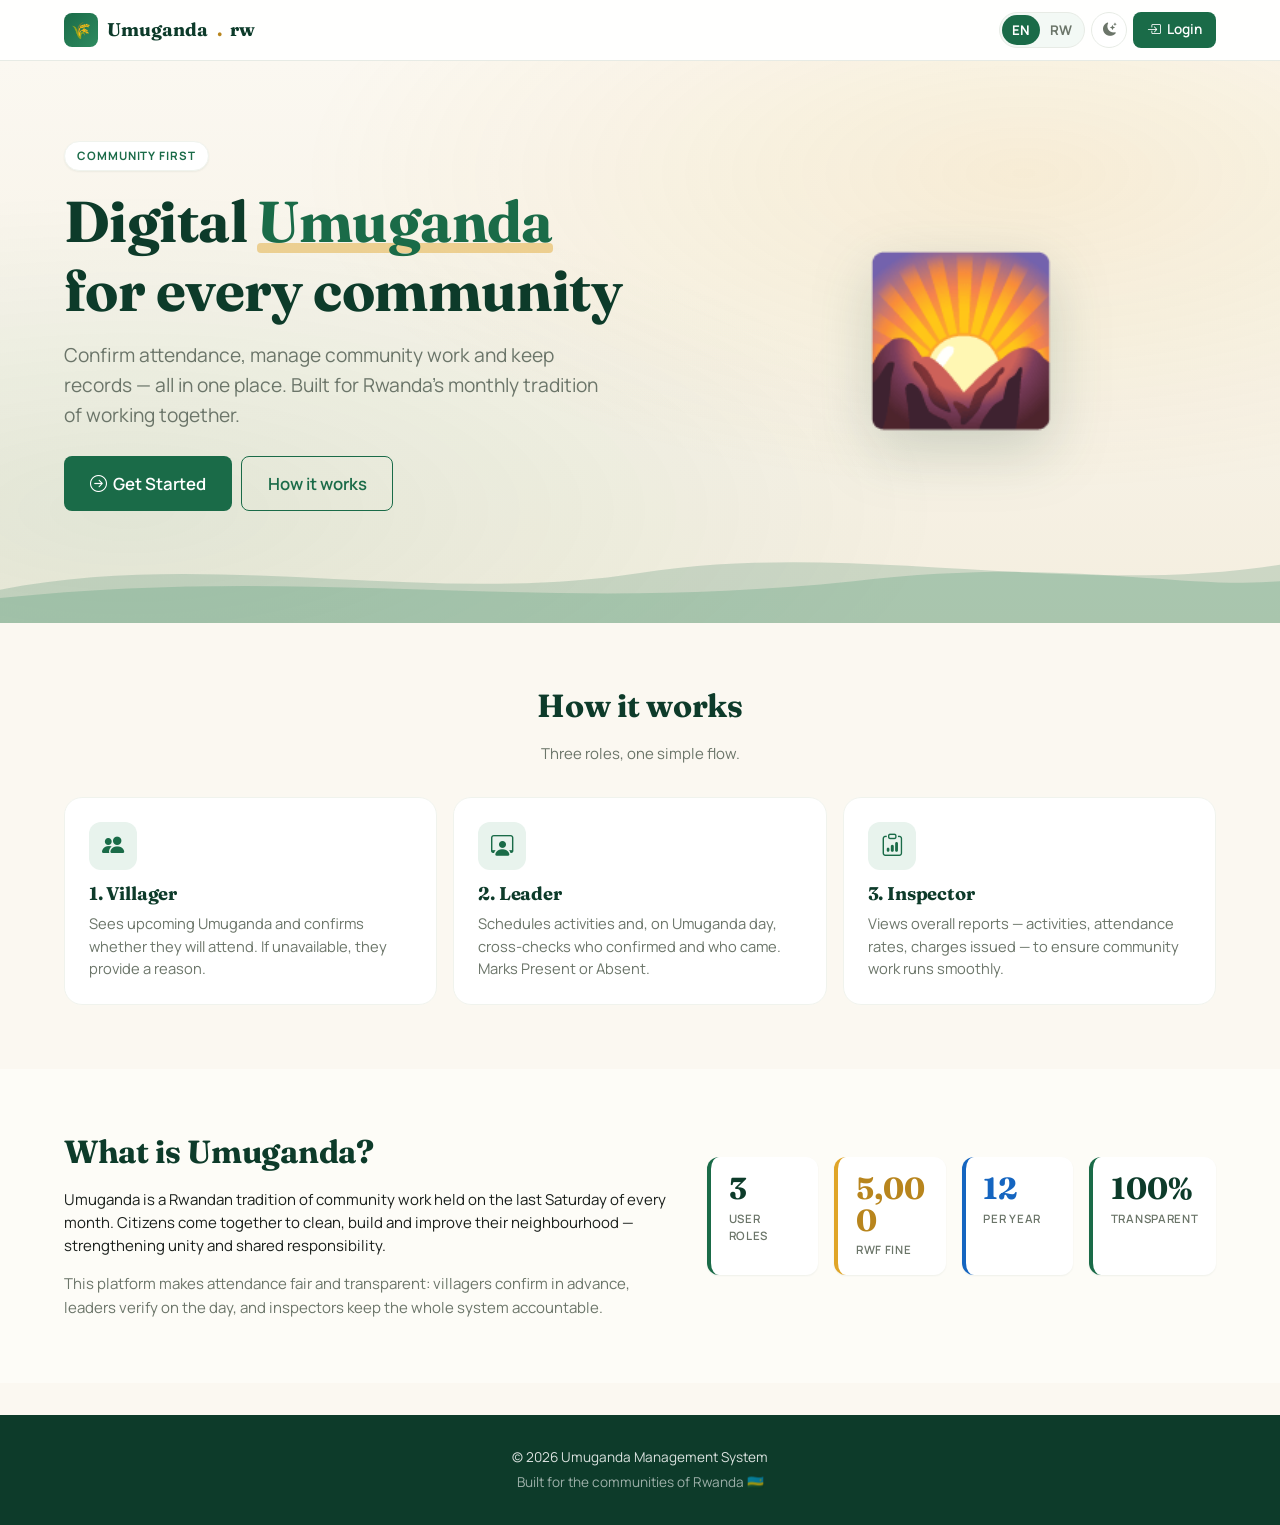
<file: index.html>
<!DOCTYPE html>
<html lang="en">
<head>
  <meta charset="UTF-8" />
  <meta name="viewport" content="width=device-width, initial-scale=1, viewport-fit=cover" />
  <meta name="theme-color" content="#0d3b2a" />
  <title>Umuganda Management System</title>

  <link rel="manifest" href="manifest.json" />
  <link rel="apple-touch-icon" href="icons/icon-192.png" />

  <link rel="stylesheet" href="https://cdn.jsdelivr.net/npm/bootstrap-icons@1.11.1/font/bootstrap-icons.css" />
  <link rel="preconnect" href="https://fonts.googleapis.com" />
  <link rel="preconnect" href="https://fonts.gstatic.com" crossorigin />
  <link href="https://fonts.googleapis.com/css2?family=Fraunces:opsz,wght@9..144,500;9..144,700&family=Manrope:wght@400;500;600;700&display=swap" rel="stylesheet" />
  <link rel="stylesheet" href="css/style.css" />
</head>
<body>

  <nav class="u-navbar">
    <div class="u-container u-navbar-inner">
      <a href="index.html" class="u-brand">
        <span class="u-brand-mark"></span>
        <span data-i18n="brand_name">Umuganda</span><span class="u-brand-dot">.</span>rw
      </a>
      <div class="u-nav-actions">
        <span class="u-offline-badge">Offline</span>
        <div class="u-lang-switch" role="tablist" aria-label="Language">
          <button class="lang-btn active" data-lang="en" onclick="setLang('en')">EN</button>
          <button class="lang-btn" data-lang="rw" onclick="setLang('rw')">RW</button>
        </div>
        <button class="u-theme-toggle" onclick="toggleTheme()" aria-label="Toggle dark mode">
          <i class="bi bi-moon-stars-fill icon-moon"></i>
          <i class="bi bi-sun-fill icon-sun"></i>
        </button>
        <a href="login.html" class="btn btn-primary btn-sm">
          <i class="bi bi-box-arrow-in-right"></i>
          <span data-i18n="login">Login</span>
        </a>
      </div>
    </div>
  </nav>

  <section class="u-hero">
    <div class="u-container">
      <div class="u-grid-hero">
        <div class="u-fade-up">
          <span class="u-tag" data-i18n="tagline">Community First</span>
          <h1>
            <span data-i18n="hero_title_pre">Digital</span>
            <span class="accent" data-i18n="hero_title_accent">Umuganda</span><br />
            <span data-i18n="hero_title_post">for every community</span>
          </h1>
          <p class="lead" data-i18n="hero_lead">
            Confirm attendance, manage community work and keep records — all in one place.
          </p>
          <div class="u-hero-actions">
            <a href="login.html" class="btn btn-primary btn-lg">
              <i class="bi bi-arrow-right-circle"></i>
              <span data-i18n="get_started">Get Started</span>
            </a>
            <a href="#how" class="btn btn-outline btn-lg" data-i18n="how_it_works">How it works</a>
          </div>
        </div>
        <div class="u-fade-up d2 u-text-center">
          <div class="u-hero-illus">🌄</div>
        </div>
      </div>
    </div>
  </section>

  <section id="how" class="u-section">
    <div class="u-container">
      <div class="u-section-head">
        <h2 data-i18n="how_it_works">How it works</h2>
        <p data-i18n="how_subtitle">Three roles, one simple flow.</p>
      </div>

      <div class="u-features">
        <div class="u-feature u-fade-up">
          <span class="u-feature-icon"><i class="bi bi-people-fill"></i></span>
          <h4>1. <span data-i18n="role_villager">Villager</span></h4>
          <p data-i18n="step_villager">Sees upcoming Umuganda and confirms attendance.</p>
        </div>
        <div class="u-feature u-fade-up d1">
          <span class="u-feature-icon"><i class="bi bi-person-workspace"></i></span>
          <h4>2. <span data-i18n="role_leader">Leader</span></h4>
          <p data-i18n="step_leader">Schedules activities and cross-checks attendance.</p>
        </div>
        <div class="u-feature u-fade-up d2">
          <span class="u-feature-icon"><i class="bi bi-clipboard-data"></i></span>
          <h4>3. <span data-i18n="role_inspector">Inspector</span></h4>
          <p data-i18n="step_inspector">Views overall reports and monitors the system.</p>
        </div>
      </div>
    </div>
  </section>

  <section class="u-section tinted">
    <div class="u-container">
      <div class="u-grid-hero">
        <div>
          <h2 data-i18n="what_is_umuganda">What is Umuganda?</h2>
          <p data-i18n="what_is_body">Umuganda is a Rwandan tradition of community work...</p>
          <p class="u-text-muted u-mb-0" data-i18n="what_is_sub">This platform makes attendance fair and transparent.</p>
        </div>
        <div class="u-stats-grid">
          <div class="u-stat"><div class="value">3</div><div class="label" data-i18n="user_roles">User Roles</div></div>
          <div class="u-stat gold"><div class="value">5,000</div><div class="label" data-i18n="rwf_fine">RWF Fine</div></div>
          <div class="u-stat blue"><div class="value">12</div><div class="label" data-i18n="per_year">Per Year</div></div>
          <div class="u-stat"><div class="value">100%</div><div class="label" data-i18n="transparent">Transparent</div></div>
        </div>
      </div>
    </div>
  </section>

  <footer class="u-footer">
    <div class="u-container">
      <p data-i18n="footer_line1">© 2026 Umuganda Management System</p>
      <p class="sub" data-i18n="footer_line2">Built for the communities of Rwanda 🇷🇼</p>
    </div>
  </footer>

  <!-- PWA install banner -->
  <div class="u-install-banner" id="installBanner">
    <i class="bi bi-download" style="font-size:1.4rem;color:var(--u-green-700);"></i>
    <div class="msg">
      <strong>Install Umuganda app</strong>
      <span class="u-text-muted" style="font-size:0.8rem;">Works offline, faster access.</span>
    </div>
    <button class="btn btn-primary btn-sm" onclick="installApp()">Install</button>
    <button class="btn btn-ghost btn-sm" onclick="dismissInstall()" aria-label="Dismiss"><i class="bi bi-x"></i></button>
  </div>

  <script src="js/i18n.js"></script>
  <script src="js/script.js"></script>
</body>
</html>
</file>
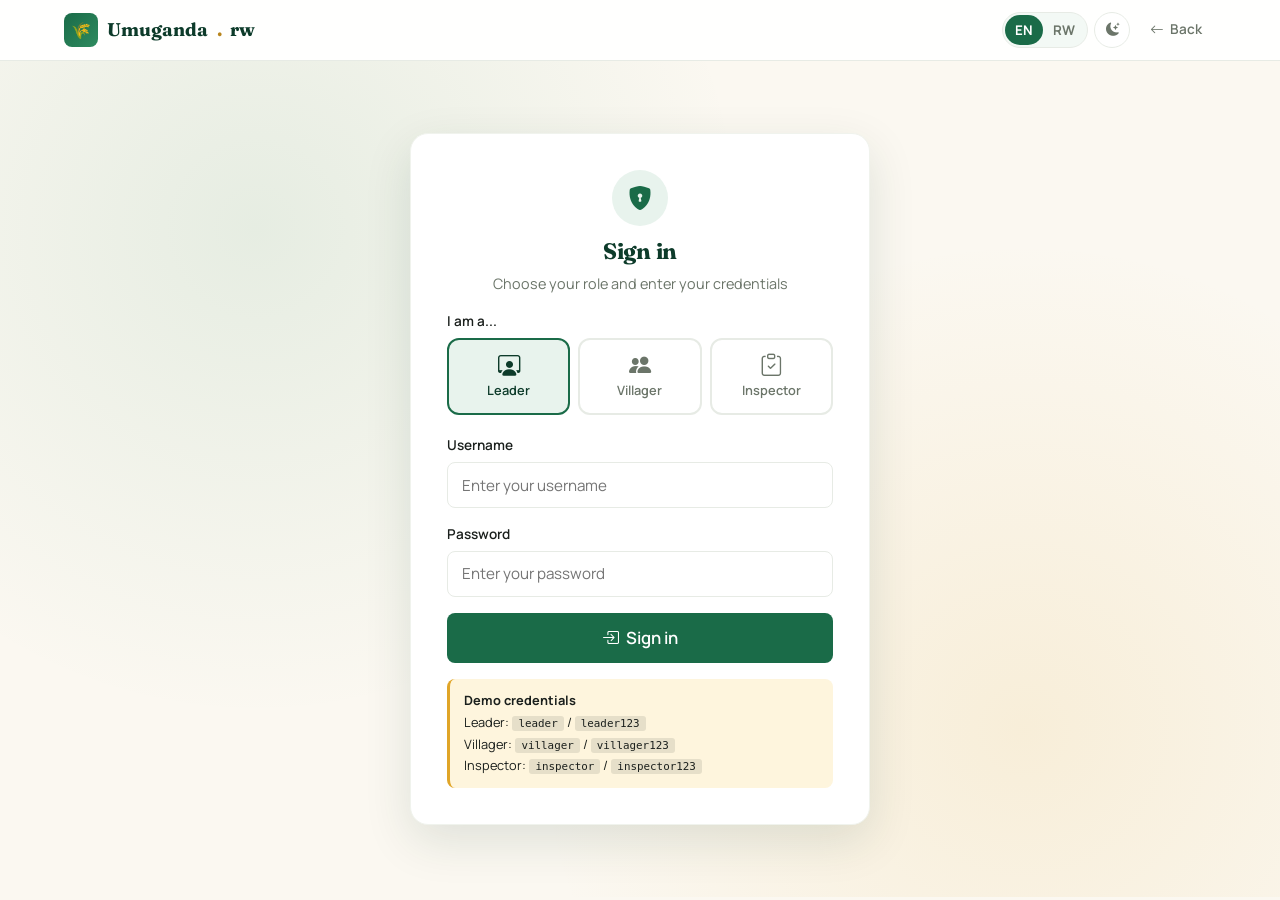
<file: leader.html>
<!DOCTYPE html>
<html lang="en">
<head>
  <meta charset="UTF-8" />
  <meta name="viewport" content="width=device-width, initial-scale=1, viewport-fit=cover" />
  <meta name="theme-color" content="#0d3b2a" />
  <title>Leader Dashboard | Umuganda</title>

  <link rel="manifest" href="manifest.json" />
  <link rel="stylesheet" href="https://cdn.jsdelivr.net/npm/bootstrap-icons@1.11.1/font/bootstrap-icons.css" />
  <link rel="preconnect" href="https://fonts.googleapis.com" />
  <link rel="preconnect" href="https://fonts.gstatic.com" crossorigin />
  <link href="https://fonts.googleapis.com/css2?family=Fraunces:opsz,wght@9..144,500;9..144,700&family=Manrope:wght@400;500;600;700&display=swap" rel="stylesheet" />
  <link rel="stylesheet" href="css/style.css" />

  <script src="js/script.js"></script>
  <script src="js/qrcode.js"></script>
  <script>
    const currentUser = guardRole("leader");
    document.addEventListener("DOMContentLoaded", () => {
      document.documentElement.style.visibility = "visible";
    });
  </script>
</head>
<body>

  <nav class="u-navbar">
    <div class="u-container u-navbar-inner">
      <a href="index.html" class="u-brand">
        <span class="u-brand-mark"></span>
        <span data-i18n="brand_name">Umuganda</span><span class="u-brand-dot">.</span>rw
      </a>
      <div class="u-nav-actions">
        <span class="u-offline-badge">Offline</span>
        <span class="u-nav-user">
          <span class="u-avatar" id="navAvatar">LD</span>
          <span id="userName">Leader</span>
        </span>
        <div class="u-lang-switch">
          <button class="lang-btn active" data-lang="en" onclick="setLang('en')">EN</button>
          <button class="lang-btn" data-lang="rw" onclick="setLang('rw')">RW</button>
        </div>
        <button class="u-theme-toggle" onclick="toggleTheme()" aria-label="Toggle dark mode">
          <i class="bi bi-moon-stars-fill icon-moon"></i>
          <i class="bi bi-sun-fill icon-sun"></i>
        </button>
        <button class="btn btn-ghost btn-sm btn-icon-mobile" onclick="logout()">
          <i class="bi bi-box-arrow-right"></i> <span class="label" data-i18n="logout">Logout</span>
        </button>
      </div>
    </div>
  </nav>

  <header class="u-dash-header">
    <div class="u-container">
      <span class="role-badge" data-i18n="role_leader">Leader</span>
      <h1><span data-i18n="welcome">Welcome</span>, <span id="leaderName">Leader</span></h1>
      <p class="subtitle" data-i18n="leader_subtitle">Manage activities and confirm who attended.</p>
    </div>
  </header>

  <main class="u-main">
    <div class="u-container">

      <div class="u-stats-grid">
        <div class="u-stat"><div class="value" id="statActivities">0</div><div class="label" data-i18n="activities">Activities</div></div>
        <div class="u-stat gold"><div class="value" id="statUpcoming">0</div><div class="label" data-i18n="upcoming">Upcoming</div></div>
        <div class="u-stat blue"><div class="value" id="statRsvps">0</div><div class="label" data-i18n="confirmations">Confirmations</div></div>
        <div class="u-stat danger"><div class="value" id="statCharges">0</div><div class="label" data-i18n="charges">Charges</div></div>
      </div>

      <!-- Absence requests requiring approval -->
      <section class="u-panel" id="absenceRequestsPanel">
        <h3 class="u-panel-title" data-i18n="absence_requests">Absence requests</h3>
        <p class="u-panel-subtitle">Approve or reject villager reasons for missing Umuganda.</p>
        <div id="absenceRequestsList"></div>
      </section>

      <!-- Cross-check panel with QR generation + print -->
      <section class="u-panel">
        <h3 class="u-panel-title" data-i18n="cross_check">Confirm attendance (cross-check)</h3>
        <p class="u-panel-subtitle" data-i18n="cross_check_hint">Pick an activity, then mark each villager Present or Absent.</p>

        <div class="u-form-group">
          <label class="u-form-label" for="actSelect" data-i18n="select_activity">Select activity</label>
          <select id="actSelect" class="u-select" onchange="renderAttendanceTable()">
            <option value="" data-i18n="choose_activity">— Choose an activity —</option>
          </select>
        </div>

        <div class="u-action-row" id="activityActions" style="display:none;">
          <button class="btn btn-gold btn-sm" onclick="openQrSession()">
            <i class="bi bi-qr-code"></i> <span data-i18n="generate_qr">Generate QR</span>
          </button>
          <button class="btn btn-outline btn-sm" onclick="window.print()">
            <i class="bi bi-printer"></i> <span data-i18n="print_roster">Print roster</span>
          </button>
        </div>

        <div id="attendanceArea"></div>
      </section>

      <!-- Payment confirmations -->
      <section class="u-panel">
        <h3 class="u-panel-title" data-i18n="pending_payments">Pending payments</h3>
        <div id="pendingPaymentsList"></div>
      </section>

      <!-- Suggestions from villagers -->
      <section class="u-panel">
        <h3 class="u-panel-title" data-i18n="suggestions_box">Suggestions from villagers</h3>
        <div id="suggestionsList"></div>
      </section>

      <div class="u-grid cols-2">
        <section class="u-panel">
          <h3 class="u-panel-title" data-i18n="schedule_new">Schedule new activity</h3>
          <form id="activityForm">
            <div class="u-form-group">
              <label class="u-form-label" for="actTitle" data-i18n="title">Title</label>
              <input type="text" id="actTitle" class="u-input" required />
            </div>
            <div class="u-form-row cols-2">
              <div class="u-form-group">
                <label class="u-form-label" for="actDate" data-i18n="date">Date</label>
                <input type="date" id="actDate" class="u-input" required />
              </div>
              <div class="u-form-group">
                <label class="u-form-label" for="actLocation" data-i18n="location">Location</label>
                <input type="text" id="actLocation" class="u-input" required />
              </div>
            </div>
            <div class="u-form-row cols-2">
              <div class="u-form-group">
                <label class="u-form-label" for="actLat">Latitude</label>
                <input type="number" step="any" id="actLat" class="u-input" placeholder="-1.9536" />
              </div>
              <div class="u-form-group">
                <label class="u-form-label" for="actLng">Longitude</label>
                <input type="number" step="any" id="actLng" class="u-input" placeholder="30.1044" />
              </div>
            </div>
            <button type="submit" class="btn btn-primary btn-block">
              <i class="bi bi-plus-circle"></i> <span data-i18n="add_activity">Add Activity</span>
            </button>
          </form>
        </section>

        <section class="u-panel">
          <h3 class="u-panel-title" data-i18n="post_announcement">Post announcement</h3>
          <form id="announceForm">
            <div class="u-form-group">
              <label class="u-form-label" for="annTitle" data-i18n="title">Title</label>
              <input type="text" id="annTitle" class="u-input" required />
            </div>
            <div class="u-form-group">
              <label class="u-form-label" for="annMessage" data-i18n="message">Message</label>
              <textarea id="annMessage" class="u-textarea" required></textarea>
            </div>
            <button type="submit" class="btn btn-gold btn-block">
              <i class="bi bi-megaphone"></i> <span data-i18n="publish">Publish</span>
            </button>
          </form>
        </section>
      </div>

      <!-- Villager profiles -->
      <section class="u-panel">
        <h3 class="u-panel-title" data-i18n="villager_profiles">Villager profiles</h3>
        <div id="villagerProfilesList"></div>
      </section>

      <!-- Photo evidence uploader -->
      <section class="u-panel">
        <h3 class="u-panel-title" data-i18n="photo_evidence">Photo evidence</h3>
        <p class="u-panel-subtitle">Upload photos from completed activities.</p>
        <div class="u-form-group">
          <label class="u-form-label">Activity</label>
          <select id="photoActivity" class="u-select">
            <option value="">— Choose an activity —</option>
          </select>
        </div>
        <label class="u-file-btn">
          <i class="bi bi-camera-fill"></i> <span data-i18n="upload_photo">Upload photo</span>
          <input type="file" accept="image/*" id="photoInput" onchange="handlePhotoUpload(event)" />
        </label>
        <div id="photoGrid" class="u-photo-grid" style="margin-top:1rem;"></div>
      </section>

      <!-- All activities -->
      <section class="u-panel">
        <h3 class="u-panel-title" data-i18n="all_activities">All activities</h3>
        <div class="u-table-wrap">
          <table class="u-table" id="activitiesTable">
            <thead>
              <tr>
                <th data-i18n="activity">Activity</th>
                <th data-i18n="date">Date</th>
                <th data-i18n="location">Location</th>
                <th data-i18n="status">Status</th>
              </tr>
            </thead>
            <tbody></tbody>
          </table>
        </div>
      </section>

    </div>
  </main>

  <footer class="u-footer">
    <div class="u-container"><p data-i18n="footer_line1">© 2026 Umuganda Management System</p></div>
  </footer>

  <script src="js/i18n.js"></script>
  <script>
    document.getElementById("userName").textContent  = currentUser.name;
    document.getElementById("leaderName").textContent = currentUser.name.split(" ")[0];
    document.getElementById("navAvatar").textContent  = getInitials(currentUser.name);

    // ---------- Absence approval ----------
    function approveAbsence(rsvpId) {
      const rsvps = getRsvps();
      const idx = rsvps.findIndex(r => r.id === rsvpId);
      if (idx < 0) return;
      rsvps[idx].approvalStatus = "approved";
      saveRsvps(rsvps);
      toast(t("excused"));
      renderAll();
    }
    function rejectAbsence(rsvpId) {
      const rsvps = getRsvps();
      const idx = rsvps.findIndex(r => r.id === rsvpId);
      if (idx < 0) return;
      rsvps[idx].approvalStatus = "rejected";
      saveRsvps(rsvps);
      toast(t("rejected"), "warn");
      renderAll();
    }
    window.approveAbsence = approveAbsence;
    window.rejectAbsence = rejectAbsence;

    // ---------- Mark attendance (updated to skip charge if excused) ----------
    function markAttendance(activityId, villager, status) {
      const attendance = getAttendance();
      const idx = attendance.findIndex(a => a.activityId === activityId && a.villager === villager);

      // Check if this villager has an approved excuse
      const rsvp = getRsvps().find(r => r.activityId === activityId && r.villager === villager);
      const isExcused = rsvp && rsvp.response === "unavailable" && rsvp.approvalStatus === "approved";

      const record = {
        id: idx >= 0 ? attendance[idx].id : Date.now() + Math.random(),
        activityId, villager, status,
        // No charge if excused
        charge: (status === "absent" && !isExcused) ? ABSENCE_CHARGE : 0,
        paid: (status === "absent" && !isExcused) ? false : true,
        momoRef: null,
        method: "leader"
      };
      if (idx >= 0) attendance[idx] = record; else attendance.push(record);
      saveAttendance(attendance);

      const activities = getActivities();
      const aIdx = activities.findIndex(a => a.id === activityId);
      if (aIdx >= 0 && activities[aIdx].status !== "completed") {
        activities[aIdx].status = "completed";
        saveActivities(activities);
      }

      const msg = status === "present"
        ? villager + " " + t("marked_present_toast")
        : (isExcused ? villager + " → " + t("excused") : villager + " " + t("marked_absent_toast"));
      toast(msg, status === "present" ? "success" : "warn");
      renderAll();
    }
    window.markAttendance = markAttendance;

    // ---------- QR session ----------
    function openQrSession() {
      const sel = document.getElementById("actSelect");
      const activityId = parseInt(sel.value);
      if (!activityId) { toast(t("choose_activity"), "warn"); return; }
      let session = getQrSession();
      if (!session || session.activityId !== activityId) {
        session = startQrSession(activityId);
      }
      const activity = getActivities().find(a => a.id === activityId);
      const html = `
        <button class="u-modal-close" onclick="closeModal()">&times;</button>
        <h3><i class="bi bi-qr-code"></i> ${escapeHTML(t("qr_active"))}</h3>
        <p class="u-text-muted"><strong>${escapeHTML(activity.title)}</strong> · ${activity.date}</p>
        <div class="u-text-center" style="margin: 1rem 0;">
          <div class="u-qr-box" id="qrDisplay"></div>
          <div class="u-qr-code">${session.code}</div>
        </div>
        <p class="u-text-muted" style="font-size:0.85rem;">${escapeHTML(t("checkin_hint"))}</p>
        <button class="btn btn-danger-outline btn-block" onclick="stopQrAndClose()">
          <i class="bi bi-stop-circle"></i> ${escapeHTML(t("stop_qr"))}
        </button>
      `;
      openModal(html);
      setTimeout(() => {
        const disp = document.getElementById("qrDisplay");
        if (disp && typeof drawCodeArt === "function") drawCodeArt(disp, session.code, 180);
      }, 50);
      toast(t("qr_started"));
    }
    window.openQrSession = openQrSession;

    function stopQrAndClose() {
      endQrSession();
      closeModal();
      toast(t("qr_stopped"));
    }
    window.stopQrAndClose = stopQrAndClose;

    // ---------- Payment confirmation ----------
    function confirmPayment(paymentId) {
      const payments = getPayments();
      const idx = payments.findIndex(p => p.id === paymentId);
      if (idx < 0) return;
      payments[idx].status = "confirmed";
      savePayments(payments);
      // Also mark the underlying attendance as paid
      const attendance = getAttendance();
      const attIdx = attendance.findIndex(a => a.id === payments[idx].attendanceId);
      if (attIdx >= 0) { attendance[attIdx].paid = true; attendance[attIdx].momoRef = payments[idx].momoRef; saveAttendance(attendance); }
      toast(t("payment_confirmed"));
      renderAll();
    }
    function rejectPayment(paymentId) {
      const payments = getPayments();
      const idx = payments.findIndex(p => p.id === paymentId);
      if (idx < 0) return;
      payments[idx].status = "rejected";
      savePayments(payments);
      toast(t("rejected"), "warn");
      renderAll();
    }
    window.confirmPayment = confirmPayment;
    window.rejectPayment = rejectPayment;

    // ---------- Suggestions ----------
    function markSuggestionReviewed(id) {
      const s = getSuggestions();
      const idx = s.findIndex(x => x.id === id);
      if (idx >= 0) { s[idx].status = "reviewed"; saveSuggestions(s); renderAll(); }
    }
    window.markSuggestionReviewed = markSuggestionReviewed;

    // ---------- Villager profile edit ----------
    function editVillagerProfile(name) {
      const v = getVillagerProfile(name);
      const html = `
        <button class="u-modal-close" onclick="closeModal()">&times;</button>
        <h3>${escapeHTML(t("edit_profile"))} — ${escapeHTML(name)}</h3>
        <div class="u-form-group">
          <label class="u-form-label">${escapeHTML(t("phone"))}</label>
          <input type="text" id="profPhone" class="u-input" value="${escapeHTML(v.phone || "")}" />
        </div>
        <div class="u-form-group">
          <label class="u-form-label">${escapeHTML(t("address"))}</label>
          <input type="text" id="profAddress" class="u-input" value="${escapeHTML(v.address || "")}" />
        </div>
        <div class="u-form-group">
          <label class="u-file-btn">
            <i class="bi bi-camera"></i> ${escapeHTML(t("upload_photo"))}
            <input type="file" accept="image/*" id="profPhotoInput" />
          </label>
          <div id="profPhotoPreview" style="margin-top:0.5rem;">
            ${v.photo ? `<img src="${v.photo}" style="width:80px; height:80px; border-radius:50%; object-fit:cover;">` : ""}
          </div>
        </div>
        <button class="btn btn-primary btn-block" onclick="saveVillagerProfile('${name.replace(/'/g,"\\'")}')">
          <i class="bi bi-check-circle"></i> ${escapeHTML(t("save"))}
        </button>
      `;
      openModal(html);
      // Preview photo on select
      setTimeout(() => {
        const inp = document.getElementById("profPhotoInput");
        if (inp) {
          inp.addEventListener("change", (e) => {
            const f = e.target.files[0];
            if (!f) return;
            const reader = new FileReader();
            reader.onload = () => {
              document.getElementById("profPhotoPreview").innerHTML =
                `<img src="${reader.result}" style="width:80px; height:80px; border-radius:50%; object-fit:cover;">`;
              document.getElementById("profPhotoPreview").dataset.data = reader.result;
            };
            reader.readAsDataURL(f);
          });
        }
      }, 100);
    }
    window.editVillagerProfile = editVillagerProfile;

    function saveVillagerProfile(name) {
      const villagers = getVillagers();
      const idx = villagers.findIndex(v => v.name === name);
      const phone = document.getElementById("profPhone").value.trim();
      const address = document.getElementById("profAddress").value.trim();
      const preview = document.getElementById("profPhotoPreview");
      const photo = preview.dataset.data || (villagers[idx]?.photo || null);
      if (idx >= 0) {
        villagers[idx] = { ...villagers[idx], phone, address, photo };
      } else {
        villagers.push({ name, phone, address, photo });
      }
      saveVillagers(villagers);
      closeModal();
      toast(t("profile_updated"));
      renderAll();
    }
    window.saveVillagerProfile = saveVillagerProfile;

    // ---------- Photo upload ----------
    function handlePhotoUpload(e) {
      const activityId = parseInt(document.getElementById("photoActivity").value);
      if (!activityId) { toast(t("select_activity"), "warn"); return; }
      const file = e.target.files[0];
      if (!file) return;
      const reader = new FileReader();
      reader.onload = () => {
        const activities = getActivities();
        const idx = activities.findIndex(a => a.id === activityId);
        if (idx < 0) return;
        if (!activities[idx].photos) activities[idx].photos = [];
        activities[idx].photos.push({
          id: Date.now(),
          data: reader.result,
          date: new Date().toISOString().slice(0,10)
        });
        saveActivities(activities);
        toast(t("upload") + " ✓");
        renderAll();
      };
      reader.readAsDataURL(file);
      e.target.value = "";
    }
    window.handlePhotoUpload = handlePhotoUpload;

    function renderPhotoGrid() {
      const activityId = parseInt(document.getElementById("photoActivity").value);
      const grid = document.getElementById("photoGrid");
      if (!activityId) { grid.innerHTML = ""; return; }
      const activity = getActivities().find(a => a.id === activityId);
      const photos = activity?.photos || [];
      grid.innerHTML = photos.length
        ? photos.map(p => `
          <div class="u-photo"><img src="${p.data}" alt="Umuganda photo" /></div>
        `).join("")
        : `<div class="u-empty"><span class="u-empty-icon">📷</span>${t("no_photos")}</div>`;
    }
    document.getElementById("photoActivity").addEventListener("change", renderPhotoGrid);

    // ---------- Attendance table ----------
    function renderAttendanceTable() {
      const sel = document.getElementById("actSelect");
      const area = document.getElementById("attendanceArea");
      const actionsBar = document.getElementById("activityActions");
      const activityId = parseInt(sel.value);
      if (!activityId) { area.innerHTML = ""; actionsBar.style.display = "none"; return; }
      actionsBar.style.display = "flex";

      const activity = getActivities().find(a => a.id === activityId);
      const rsvps    = getRsvps().filter(r => r.activityId === activityId);
      const att      = getAttendance().filter(a => a.activityId === activityId);

      const totalCharge  = att.reduce((s, a) => s + (a.charge || 0), 0);
      const presentCount = att.filter(a => a.status === "present").length;
      const absentCount  = att.filter(a => a.status === "absent").length;

      const villagers = DEMO_VILLAGERS;
      const rows = villagers.map(v => {
        const rsvp = rsvps.find(r => r.villager === v);
        const a    = att.find(x => x.villager === v);
        const profile = getVillagerProfile(v);

        let rsvpHtml = `<span class="u-pill muted">${t("no_response")}</span>`;
        if (rsvp && rsvp.response === "available") {
          rsvpHtml = `<span class="u-pill present">${t("will_attend")}</span>`;
        } else if (rsvp && rsvp.response === "unavailable") {
          const badge = rsvp.approvalStatus === "approved" ? `<span class="u-pill excused" style="margin-left:4px;">${t("excused")}</span>` :
                        rsvp.approvalStatus === "rejected" ? `<span class="u-pill rejected" style="margin-left:4px;">${t("rejected")}</span>` : "";
          rsvpHtml = `<span class="u-pill absent">${t("cannot_attend")}</span>${badge}
                      <div class="u-text-muted" style="font-size:0.78rem;font-style:italic;margin-top:0.3rem;">${escapeHTML(rsvp.reason)}</div>`;
        }

        let confirmedHtml = a
          ? `<span class="u-pill ${a.status}">${t(a.status)}${a.charge ? ` · ${formatRWF(a.charge)}` : ""}${a.method === "qr" ? ` · QR` : a.method === "gps" ? ` · GPS` : ""}</span>`
          : `<span class="u-pill muted">${t("not_confirmed")}</span>`;

        let flag = "";
        if (rsvp && a) {
          if (rsvp.response === "available" && a.status === "absent") {
            flag = `<span class="u-flag warn"><i class="bi bi-exclamation-triangle-fill"></i> ${t("said_yes_but_absent")}</span>`;
          } else if (rsvp.response === "unavailable" && a.status === "present") {
            flag = `<span class="u-flag good"><i class="bi bi-info-circle-fill"></i> ${t("came_despite_no")}</span>`;
          }
        }

        const avatar = profile.photo
          ? `<img src="${profile.photo}" style="width:32px; height:32px; border-radius:50%; object-fit:cover; vertical-align:middle; margin-right:0.5rem;">`
          : `<span class="u-avatar" style="display:inline-grid; margin-right:0.5rem; vertical-align:middle;">${getInitials(v)}</span>`;

        return `
          <tr>
            <td data-label="${t('villager_col')}">${avatar}<strong>${escapeHTML(v)}</strong></td>
            <td data-label="${t('confirmation')}">${rsvpHtml}</td>
            <td data-label="${t('final')}">${confirmedHtml}${flag}</td>
            <td data-label="${t('action')}" class="actions">
              <button class="btn btn-primary btn-sm" onclick="markAttendance(${activityId}, '${v.replace(/'/g, "\\'")}', 'present')">
                <i class="bi bi-check-lg"></i> ${t("present")}
              </button>
              <button class="btn btn-danger btn-sm" onclick="markAttendance(${activityId}, '${v.replace(/'/g, "\\'")}', 'absent')">
                <i class="bi bi-x-lg"></i> ${t("absent")}
              </button>
            </td>
          </tr>
        `;
      }).join("");

      area.innerHTML = `
        <div class="u-summary">
          <strong>${escapeHTML(activity.title)}</strong>
          <span class="u-text-muted"> — ${activity.date} · ${escapeHTML(activity.location)}</span>
          <div class="stats">
            <span><i class="bi bi-check-circle-fill" style="color:var(--u-green-700);"></i> ${presentCount} ${t("present").toLowerCase()}</span>
            <span><i class="bi bi-x-circle-fill" style="color:var(--u-red);"></i> ${absentCount} ${t("absent").toLowerCase()}</span>
            <span><i class="bi bi-cash-coin" style="color:var(--u-gold-dark);"></i> ${formatRWF(totalCharge)}</span>
          </div>
        </div>
        <div class="u-table-wrap">
          <table class="u-table">
            <thead>
              <tr>
                <th>${t("villager_col")}</th>
                <th>${t("confirmation")}</th>
                <th>${t("final")}</th>
                <th>${t("action")}</th>
              </tr>
            </thead>
            <tbody>${rows}</tbody>
          </table>
        </div>
      `;
    }
    window.renderAttendanceTable = renderAttendanceTable;

    // ---------- Master render ----------
    function renderAll() {
      const activities = getActivities();
      const rsvps      = getRsvps();
      const attendance = getAttendance();
      const payments   = getPayments();
      const suggestions = getSuggestions();

      document.getElementById("statActivities").textContent = activities.length;
      document.getElementById("statUpcoming")  .textContent = activities.filter(a => a.status === "scheduled").length;
      document.getElementById("statRsvps")     .textContent = rsvps.length;
      const totalCharges = attendance.reduce((s, a) => s + (a.charge || 0), 0);
      document.getElementById("statCharges")   .textContent = totalCharges ? formatRWF(totalCharges) : "0";

      // Absence requests
      const pendingRsvps = rsvps.filter(r => r.response === "unavailable" && r.approvalStatus === "pending");
      const absBox = document.getElementById("absenceRequestsList");
      absBox.innerHTML = pendingRsvps.length
        ? pendingRsvps.map(r => {
            const act = activities.find(a => a.id === r.activityId);
            return `
              <div class="u-suggestion">
                <div class="msg">
                  <strong>${escapeHTML(r.villager)}</strong> — ${act ? escapeHTML(act.title) : "—"} (${act ? act.date : ""})
                  <div class="u-text-muted" style="font-style:italic; margin-top:0.3rem;">"${escapeHTML(r.reason)}"</div>
                </div>
                <div class="u-action-row">
                  <button class="btn btn-primary btn-sm" onclick="approveAbsence(${r.id})">
                    <i class="bi bi-check-circle"></i> ${t("approve_absence")}
                  </button>
                  <button class="btn btn-danger-outline btn-sm" onclick="rejectAbsence(${r.id})">
                    <i class="bi bi-x-circle"></i> ${t("reject_absence")}
                  </button>
                </div>
              </div>
            `;
          }).join("")
        : `<div class="u-empty"><span class="u-empty-icon">✅</span>${t("no_pending_requests")}</div>`;

      // Activity dropdown for cross-check & photo panel
      const sel = document.getElementById("actSelect");
      const currentVal = sel.value;
      sel.innerHTML = `<option value="">${t("choose_activity")}</option>` +
        activities.map(a => `<option value="${a.id}">${escapeHTML(a.title)} (${a.date})</option>`).join("");
      if (currentVal) sel.value = currentVal;

      const photoSel = document.getElementById("photoActivity");
      const photoVal = photoSel.value;
      photoSel.innerHTML = `<option value="">${t("choose_activity")}</option>` +
        activities.map(a => `<option value="${a.id}">${escapeHTML(a.title)} (${a.date})</option>`).join("");
      if (photoVal) photoSel.value = photoVal;

      // Pending payments
      const pendingPays = payments.filter(p => p.status === "pending");
      const payBox = document.getElementById("pendingPaymentsList");
      payBox.innerHTML = pendingPays.length
        ? pendingPays.map(p => `
            <div class="u-suggestion">
              <div class="msg">
                <strong>${escapeHTML(p.villager)}</strong> — ${formatRWF(p.amount)}
                <div class="u-text-muted" style="font-size:0.85rem; margin-top:0.2rem;">
                  MoMo ref: <code>${escapeHTML(p.momoRef)}</code> · ${p.date}
                </div>
              </div>
              <div class="u-action-row">
                <button class="btn btn-primary btn-sm" onclick="confirmPayment(${p.id})">
                  <i class="bi bi-check-circle"></i> ${t("confirm_payment")}
                </button>
                <button class="btn btn-danger-outline btn-sm" onclick="rejectPayment(${p.id})">
                  <i class="bi bi-x-circle"></i> ${t("reject_payment")}
                </button>
              </div>
            </div>
          `).join("")
        : `<div class="u-empty"><span class="u-empty-icon">💳</span>${t("no_charges")}</div>`;

      // Suggestions
      const newSug = suggestions.filter(s => s.status === "new");
      const sugBox = document.getElementById("suggestionsList");
      sugBox.innerHTML = suggestions.length
        ? suggestions.map(s => `
            <div class="u-suggestion">
              <div class="msg">"${escapeHTML(s.message)}"</div>
              <div class="meta">
                <span><i class="bi bi-calendar3"></i> ${s.date}</span>
                ${s.status === "new"
                  ? `<span class="u-pill gold">${t("new_tag")}</span>
                     <button class="btn btn-ghost btn-sm" onclick="markSuggestionReviewed(${s.id})">
                       <i class="bi bi-check"></i> ${t("mark_reviewed")}
                     </button>`
                  : `<span class="u-pill muted">${t("reviewed")}</span>`}
              </div>
            </div>
          `).join("")
        : `<div class="u-empty"><span class="u-empty-icon">💡</span>${t("no_suggestions")}</div>`;

      // Villager profiles
      const profBox = document.getElementById("villagerProfilesList");
      profBox.innerHTML = DEMO_VILLAGERS.map(v => {
        const p = getVillagerProfile(v);
        return `
          <div class="u-profile-card">
            <div class="u-profile-photo">
              ${p.photo ? `<img src="${p.photo}" alt="${escapeHTML(v)}">` : escapeHTML(getInitials(v))}
            </div>
            <div class="u-profile-info">
              <div class="name">${escapeHTML(v)}</div>
              <div class="meta"><i class="bi bi-telephone"></i> ${escapeHTML(p.phone || "—")} · <i class="bi bi-house"></i> ${escapeHTML(p.address || "—")}</div>
            </div>
            <button class="btn btn-outline btn-sm" onclick="editVillagerProfile('${v.replace(/'/g,"\\'")}')">
              <i class="bi bi-pencil"></i> ${t("edit_profile")}
            </button>
          </div>
        `;
      }).join("");

      // Activities table
      const tbody = document.querySelector("#activitiesTable tbody");
      tbody.innerHTML = activities.length
        ? activities.map(a => `
            <tr>
              <td data-label="${t('activity')}"><strong>${escapeHTML(a.title)}</strong></td>
              <td data-label="${t('date')}">${a.date}</td>
              <td data-label="${t('location')}">${escapeHTML(a.location)}</td>
              <td data-label="${t('status')}"><span class="u-pill ${a.status}">${t(a.status) || a.status}</span></td>
            </tr>
          `).join("")
        : `<tr><td colspan="4"><div class="u-empty">${t("no_activities")}</div></td></tr>`;

      if (sel.value) renderAttendanceTable();
      if (photoSel.value) renderPhotoGrid();
    }

    document.getElementById("activityForm").addEventListener("submit", e => {
      e.preventDefault();
      const activities = getActivities();
      const lat = parseFloat(document.getElementById("actLat").value);
      const lng = parseFloat(document.getElementById("actLng").value);
      activities.unshift({
        id: Date.now(),
        title:    document.getElementById("actTitle").value.trim(),
        date:     document.getElementById("actDate").value,
        location: document.getElementById("actLocation").value.trim(),
        lat: isNaN(lat) ? null : lat,
        lng: isNaN(lng) ? null : lng,
        status: "scheduled",
        photos: []
      });
      saveActivities(activities);
      e.target.reset();
      renderAll();
      toast(t("activity_scheduled"));
    });

    document.getElementById("announceForm").addEventListener("submit", e => {
      e.preventDefault();
      const announcements = getAnnouncements();
      announcements.unshift({
        id: Date.now(),
        title:   document.getElementById("annTitle").value.trim(),
        message: document.getElementById("annMessage").value.trim(),
        date:    new Date().toISOString().slice(0,10),
        author:  "Leader " + currentUser.name
      });
      saveAnnouncements(announcements);
      e.target.reset();
      toast(t("announcement_published"));
    });

    renderAll();
    document.addEventListener("langchange", renderAll);
  </script>
</body>
</html>
</file>
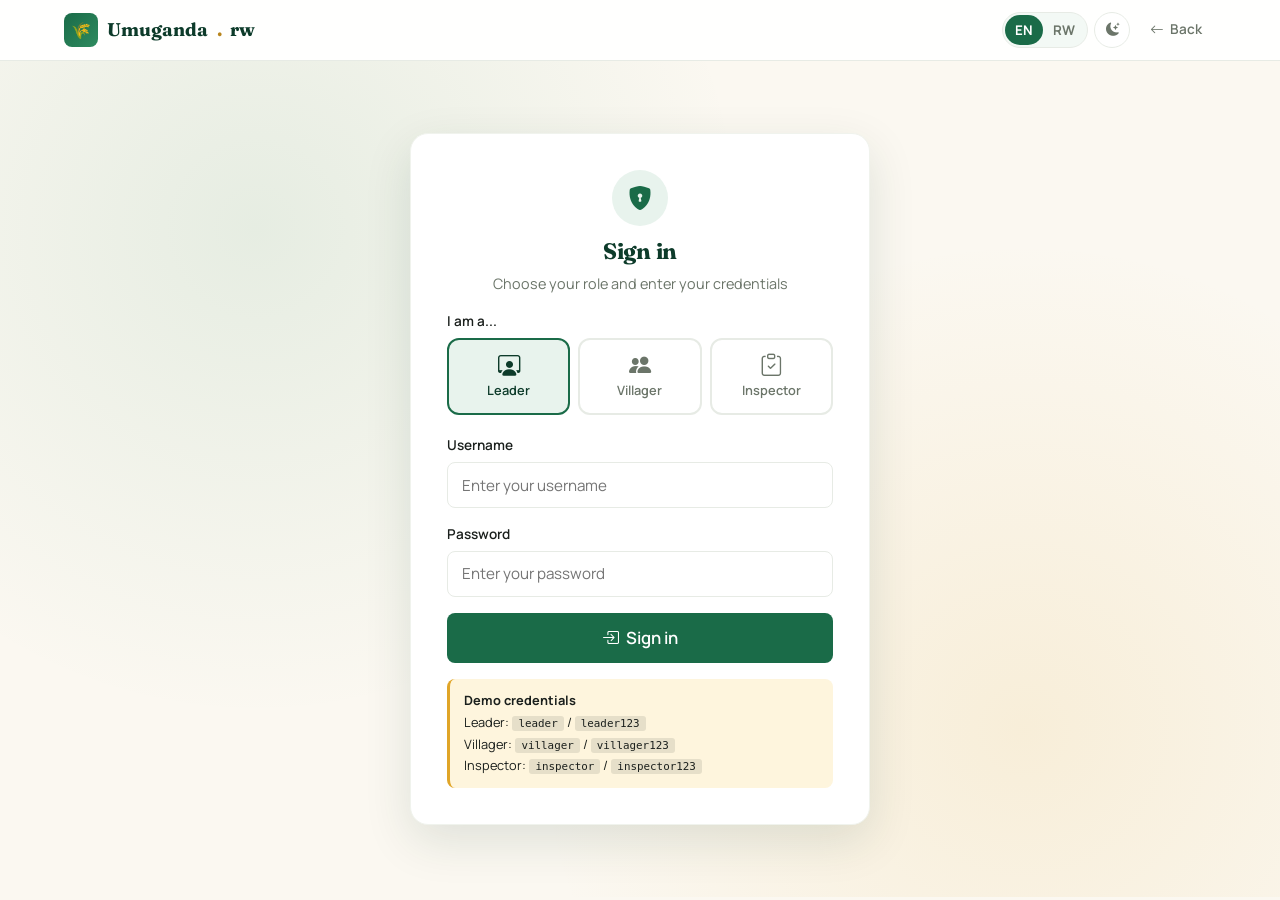
<file: login.html>
<!DOCTYPE html>
<html lang="en">
<head>
  <meta charset="UTF-8" />
  <meta name="viewport" content="width=device-width, initial-scale=1, viewport-fit=cover" />
  <meta name="theme-color" content="#0d3b2a" />
  <title>Login | Umuganda</title>

  <link rel="manifest" href="manifest.json" />
  <link rel="stylesheet" href="https://cdn.jsdelivr.net/npm/bootstrap-icons@1.11.1/font/bootstrap-icons.css" />
  <link rel="preconnect" href="https://fonts.googleapis.com" />
  <link rel="preconnect" href="https://fonts.gstatic.com" crossorigin />
  <link href="https://fonts.googleapis.com/css2?family=Fraunces:opsz,wght@9..144,500;9..144,700&family=Manrope:wght@400;500;600;700&display=swap" rel="stylesheet" />
  <link rel="stylesheet" href="css/style.css" />
</head>
<body>

  <nav class="u-navbar">
    <div class="u-container u-navbar-inner">
      <a href="index.html" class="u-brand">
        <span class="u-brand-mark"></span>
        <span data-i18n="brand_name">Umuganda</span><span class="u-brand-dot">.</span>rw
      </a>
      <div class="u-nav-actions">
        <span class="u-offline-badge">Offline</span>
        <div class="u-lang-switch">
          <button class="lang-btn active" data-lang="en" onclick="setLang('en')">EN</button>
          <button class="lang-btn" data-lang="rw" onclick="setLang('rw')">RW</button>
        </div>
        <button class="u-theme-toggle" onclick="toggleTheme()" aria-label="Toggle dark mode">
          <i class="bi bi-moon-stars-fill icon-moon"></i>
          <i class="bi bi-sun-fill icon-sun"></i>
        </button>
        <a href="index.html" class="btn btn-ghost btn-sm">
          <i class="bi bi-arrow-left"></i> <span class="u-hidden-mobile" data-i18n="back">Back</span>
        </a>
      </div>
    </div>
  </nav>

  <div class="u-login-wrap">
    <div class="u-login-card u-fade-up">
      <div class="u-text-center u-mb-2">
        <div class="icon-circle"><i class="bi bi-shield-lock-fill"></i></div>
        <h2 class="u-mb-1" style="font-size:1.4rem;" data-i18n="signin">Sign in</h2>
        <p class="u-text-muted u-mb-0" style="font-size:0.9rem;" data-i18n="login_subtitle">Choose your role and enter your credentials</p>
      </div>

      <label class="u-form-label" style="margin-top:1rem;" data-i18n="i_am_a">I am a...</label>
      <div class="u-role-grid">
        <button type="button" class="u-role-btn active" data-role="leader">
          <span class="icon"><i class="bi bi-person-workspace"></i></span>
          <span data-i18n="role_leader">Leader</span>
        </button>
        <button type="button" class="u-role-btn" data-role="villager">
          <span class="icon"><i class="bi bi-people-fill"></i></span>
          <span data-i18n="role_villager">Villager</span>
        </button>
        <button type="button" class="u-role-btn" data-role="inspector">
          <span class="icon"><i class="bi bi-clipboard-check"></i></span>
          <span data-i18n="role_inspector">Inspector</span>
        </button>
      </div>

      <form id="loginForm" novalidate>
        <div class="u-form-group">
          <label class="u-form-label" for="username" data-i18n="username">Username</label>
          <input type="text" id="username" class="u-input" data-i18n-ph="username_ph" autocomplete="username" required />
        </div>
        <div class="u-form-group">
          <label class="u-form-label" for="password" data-i18n="password">Password</label>
          <input type="password" id="password" class="u-input" data-i18n-ph="password_ph" autocomplete="current-password" required />
        </div>

        <div id="loginError" class="u-error" style="display:none;"></div>

        <button type="submit" class="btn btn-primary btn-block btn-lg">
          <i class="bi bi-box-arrow-in-right"></i> <span data-i18n="signin">Sign in</span>
        </button>

        <div class="u-hint">
          <strong data-i18n="demo_creds">Demo credentials</strong><br />
          <span data-i18n="role_leader">Leader</span>: <code>leader</code> / <code>leader123</code><br />
          <span data-i18n="role_villager">Villager</span>: <code>villager</code> / <code>villager123</code><br />
          <span data-i18n="role_inspector">Inspector</span>: <code>inspector</code> / <code>inspector123</code>
        </div>
      </form>
    </div>
  </div>

  <script src="js/i18n.js"></script>
  <script src="js/script.js"></script>
  <script>
    let selectedRole = "leader";
    document.querySelectorAll(".u-role-btn").forEach(btn => {
      btn.addEventListener("click", () => {
        document.querySelectorAll(".u-role-btn").forEach(b => b.classList.remove("active"));
        btn.classList.add("active");
        selectedRole = btn.dataset.role;
        document.getElementById("username").value = selectedRole;
      });
    });

    document.getElementById("loginForm").addEventListener("submit", e => {
      e.preventDefault();
      const username = document.getElementById("username").value.trim();
      const password = document.getElementById("password").value;
      const errorBox = document.getElementById("loginError");

      const user = login(username, password, selectedRole);
      if (user) {
        errorBox.style.display = "none";
        toast(t("welcome_back") + ", " + user.name.split(" ")[0] + "!");
        setTimeout(() => { window.location.href = user.role + ".html"; }, 600);
      } else {
        errorBox.innerHTML = '<i class="bi bi-exclamation-circle"></i> ' + t("invalid_creds");
        errorBox.style.display = "block";
      }
    });
  </script>
</body>
</html>
</file>
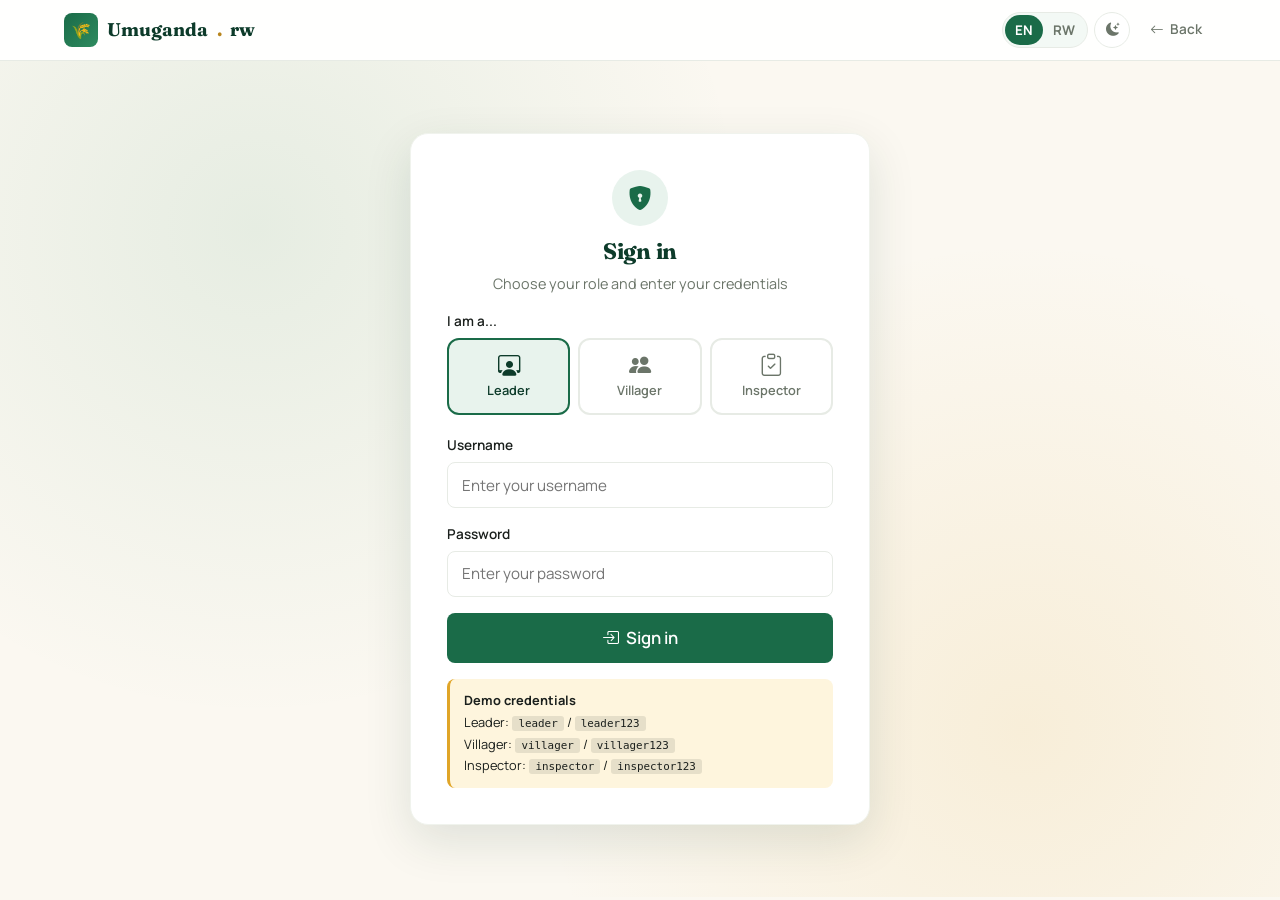
<file: villager.html>
<!DOCTYPE html>
<html lang="en">
<head>
  <meta charset="UTF-8" />
  <meta name="viewport" content="width=device-width, initial-scale=1, viewport-fit=cover" />
  <meta name="theme-color" content="#0d3b2a" />
  <title>Villager Dashboard | Umuganda</title>

  <link rel="manifest" href="manifest.json" />
  <link rel="stylesheet" href="https://cdn.jsdelivr.net/npm/bootstrap-icons@1.11.1/font/bootstrap-icons.css" />
  <link rel="preconnect" href="https://fonts.googleapis.com" />
  <link rel="preconnect" href="https://fonts.gstatic.com" crossorigin />
  <link href="https://fonts.googleapis.com/css2?family=Fraunces:opsz,wght@9..144,500;9..144,700&family=Manrope:wght@400;500;600;700&display=swap" rel="stylesheet" />
  <link rel="stylesheet" href="css/style.css" />

  <script src="js/script.js"></script>
  <script>
    const currentUser = guardRole("villager");
    document.addEventListener("DOMContentLoaded", () => {
      document.documentElement.style.visibility = "visible";
    });
  </script>
</head>
<body>

  <nav class="u-navbar">
    <div class="u-container u-navbar-inner">
      <a href="index.html" class="u-brand">
        <span class="u-brand-mark"></span>
        <span data-i18n="brand_name">Umuganda</span><span class="u-brand-dot">.</span>rw
      </a>
      <div class="u-nav-actions">
        <span class="u-offline-badge">Offline</span>
        <span class="u-nav-user">
          <span class="u-avatar" id="navAvatar">VL</span>
          <span id="userName">Villager</span>
        </span>
        <div class="u-lang-switch">
          <button class="lang-btn active" data-lang="en" onclick="setLang('en')">EN</button>
          <button class="lang-btn" data-lang="rw" onclick="setLang('rw')">RW</button>
        </div>
        <button class="u-theme-toggle" onclick="toggleTheme()" aria-label="Toggle dark mode">
          <i class="bi bi-moon-stars-fill icon-moon"></i>
          <i class="bi bi-sun-fill icon-sun"></i>
        </button>
        <button class="btn btn-ghost btn-sm btn-icon-mobile" onclick="logout()">
          <i class="bi bi-box-arrow-right"></i> <span class="label" data-i18n="logout">Logout</span>
        </button>
      </div>
    </div>
  </nav>

  <header class="u-dash-header">
    <div class="u-container">
      <span class="role-badge" data-i18n="role_villager">Villager</span>
      <h1><span data-i18n="muraho">Muraho</span>, <span id="villagerName">Villager</span> 👋</h1>
      <p class="subtitle" data-i18n="villager_subtitle">Confirm whether you can attend the next Umuganda.</p>
    </div>
  </header>

  <main class="u-main">
    <div class="u-container">

      <div class="u-stats-grid">
        <div class="u-stat"><div class="value" id="statPresent">0</div><div class="label" data-i18n="times_present">Times Present</div></div>
        <div class="u-stat danger"><div class="value" id="statAbsent">0</div><div class="label" data-i18n="times_absent">Times Absent</div></div>
        <div class="u-stat gold"><div class="value" id="statCharges">0</div><div class="label" data-i18n="charges_owed">Charges Owed</div></div>
        <div class="u-stat blue"><div class="value" id="statRate">0%</div><div class="label" data-i18n="attendance">Attendance</div></div>
      </div>

      <!-- Notifications banner -->
      <div id="notifBanner" class="u-panel" style="display:none; flex-wrap:wrap; align-items:center; justify-content:space-between; gap:1rem;">
        <div>
          <strong><i class="bi bi-bell-fill" style="color:var(--u-gold-dark);"></i>
            <span data-i18n="enable_notifications">Enable reminders</span></strong>
          <div class="u-text-muted" style="font-size:0.85rem;" data-i18n="reminder_hint">
            Get notified 2 days before Umuganda.
          </div>
        </div>
        <button class="btn btn-gold btn-sm" onclick="handleEnableNotifications()">
          <i class="bi bi-bell"></i> <span data-i18n="enable_notifications">Enable reminders</span>
        </button>
      </div>

      <div class="u-grid cols-7-5">
        <div>
          <!-- Check-in panel -->
          <section class="u-panel">
            <h3 class="u-panel-title" data-i18n="check_in">Check in</h3>
            <p class="u-panel-subtitle">Verify your attendance on Umuganda day.</p>
            <div class="u-action-row">
              <button class="btn btn-primary" onclick="openQrCheckin()">
                <i class="bi bi-qr-code-scan"></i> <span data-i18n="check_in_qr">Check in with QR code</span>
              </button>
              <button class="btn btn-outline" onclick="doGpsCheckin()">
                <i class="bi bi-geo-alt-fill"></i> <span data-i18n="check_in_gps">Check in with GPS</span>
              </button>
            </div>
          </section>

          <!-- Upcoming activities -->
          <section class="u-panel">
            <h3 class="u-panel-title" data-i18n="upcoming_umuganda">Upcoming Umuganda</h3>
            <p class="u-panel-subtitle" data-i18n="upcoming_hint">Confirm if you can attend.</p>
            <div id="upcomingList"></div>
          </section>

          <!-- Payments -->
          <section class="u-panel">
            <h3 class="u-panel-title" data-i18n="payments">Payments</h3>
            <p class="u-panel-subtitle" data-i18n="unpaid_charges">Unpaid charges</p>
            <div id="paymentsList"></div>
          </section>

          <!-- History -->
          <section class="u-panel">
            <h3 class="u-panel-title" data-i18n="my_history">My attendance history</h3>
            <div class="u-table-wrap">
              <table class="u-table" id="historyTable">
                <thead>
                  <tr>
                    <th data-i18n="activity">Activity</th>
                    <th data-i18n="date">Date</th>
                    <th data-i18n="status">Status</th>
                    <th data-i18n="charges">Charge</th>
                  </tr>
                </thead>
                <tbody></tbody>
              </table>
            </div>
          </section>
        </div>

        <aside>
          <!-- Suggestion box -->
          <section class="u-panel">
            <h3 class="u-panel-title" data-i18n="submit_suggestion">Submit suggestion</h3>
            <form id="suggestionForm">
              <div class="u-form-group">
                <textarea id="suggestionText" class="u-textarea" data-i18n-ph="suggestion_ph" required></textarea>
              </div>
              <button type="submit" class="btn btn-primary btn-block">
                <i class="bi bi-lightbulb"></i> <span data-i18n="submit_suggestion">Submit suggestion</span>
              </button>
            </form>
          </section>

          <!-- Announcements -->
          <section class="u-panel">
            <h3 class="u-panel-title" data-i18n="announcements">Announcements</h3>
            <div id="announceList"></div>
          </section>
        </aside>
      </div>
    </div>
  </main>

  <footer class="u-footer">
    <div class="u-container"><p data-i18n="footer_line1">© 2026 Umuganda Management System</p></div>
  </footer>

  <script src="js/i18n.js"></script>
  <script>
    document.getElementById("userName").textContent     = currentUser.name;
    document.getElementById("villagerName").textContent = currentUser.name.split(" ")[0];
    document.getElementById("navAvatar").textContent    = getInitials(currentUser.name);

    // ---------- Notifications ----------
    function updateNotifBanner() {
      const banner = document.getElementById("notifBanner");
      const perm = notifyPermission();
      if (perm === "granted" || perm === "denied" || perm === "unsupported") {
        banner.style.display = "none";
      } else {
        banner.style.display = "flex";
      }
    }
    async function handleEnableNotifications() {
      const perm = await requestNotifyPermission();
      if (perm === "granted") {
        toast(t("notifications_on"));
        sendLocalNotification("Umuganda", t("notifications_on"));
        checkAndSendReminders();
      } else {
        toast(t("notifications_denied"), "warn");
      }
      updateNotifBanner();
    }
    window.handleEnableNotifications = handleEnableNotifications;

    // ---------- RSVP ----------
    function confirmAttend(activityId) {
      const rsvps = getRsvps();
      const idx = rsvps.findIndex(r => r.activityId === activityId && r.villager === currentUser.name);
      const record = { id: Date.now(), activityId, villager: currentUser.name, response: "available", reason: "", approvalStatus: null };
      if (idx >= 0) rsvps[idx] = record; else rsvps.push(record);
      saveRsvps(rsvps);
      toast(t("confirmed_toast"));
      render();
    }
    function declineAttend(activityId) {
      const reason = prompt(t("reason_prompt"));
      if (!reason || !reason.trim()) {
        toast(t("reason_required"), "warn");
        return;
      }
      const rsvps = getRsvps();
      const idx = rsvps.findIndex(r => r.activityId === activityId && r.villager === currentUser.name);
      const record = { id: Date.now(), activityId, villager: currentUser.name, response: "unavailable", reason: reason.trim(), approvalStatus: "pending" };
      if (idx >= 0) rsvps[idx] = record; else rsvps.push(record);
      saveRsvps(rsvps);
      toast(t("reason_sent_toast"));
      render();
    }
    window.confirmAttend = confirmAttend;
    window.declineAttend = declineAttend;

    // ---------- QR check-in ----------
    function openQrCheckin() {
      const session = getQrSession();
      const html = `
        <button class="u-modal-close" onclick="closeModal()">&times;</button>
        <h3><i class="bi bi-qr-code"></i> ${escapeHTML(t("check_in_qr"))}</h3>
        <p class="u-text-muted">${escapeHTML(t("enter_code"))}</p>
        <div class="u-form-group">
          <input type="text" id="qrCodeInput" class="u-input" placeholder="UMG-XXXXXX" style="text-transform:uppercase; letter-spacing:0.1em;" />
        </div>
        <button class="btn btn-primary btn-block" onclick="submitQrCode()">
          <i class="bi bi-check-circle"></i> ${escapeHTML(t("check_in"))}
        </button>
        ${session ? `<div class="u-hint" style="margin-top:1rem;"><i class="bi bi-info-circle"></i> A check-in session is active.</div>` : ""}
      `;
      openModal(html);
      setTimeout(() => document.getElementById("qrCodeInput")?.focus(), 100);
    }
    window.openQrCheckin = openQrCheckin;

    function submitQrCode() {
      const input = document.getElementById("qrCodeInput").value.trim().toUpperCase();
      const session = getQrSession();
      if (!session || input !== session.code) {
        toast(t("invalid_code"), "error");
        return;
      }
      const result = doCheckin(session.activityId, "qr");
      closeModal();
      if (result === "checked") toast(t("checked_in"));
      else if (result === "already") toast(t("already_checked_in"), "warn");
    }
    window.submitQrCode = submitQrCode;

    // ---------- GPS check-in ----------
    async function doGpsCheckin() {
      const activities = getActivities();
      const scheduled = activities.filter(a => a.status === "scheduled");
      if (!scheduled.length) {
        toast(t("no_upcoming"), "warn");
        return;
      }
      const target = scheduled.sort((a,b) => new Date(a.date) - new Date(b.date))[0];
      toast(t("getting_location"));
      try {
        const pos = await getCurrentPosition();
        if (typeof target.lat !== "number" || typeof target.lng !== "number") {
          toast("Activity has no coordinates.", "warn");
          return;
        }
        const dist = distanceMeters(pos.lat, pos.lng, target.lat, target.lng);
        if (dist > 200) {
          toast(t("too_far") + " (" + Math.round(dist) + "m)", "error");
          return;
        }
        const result = doCheckin(target.id, "gps");
        if (result === "checked") toast(t("checked_in") + " (" + Math.round(dist) + "m)");
        else if (result === "already") toast(t("already_checked_in"), "warn");
      } catch (e) {
        toast(t("location_denied"), "error");
      }
    }
    window.doGpsCheckin = doGpsCheckin;

    function doCheckin(activityId, method) {
      const attendance = getAttendance();
      const existing = attendance.find(a => a.activityId === activityId && a.villager === currentUser.name);
      if (existing) return "already";
      attendance.push({
        id: Date.now(),
        activityId,
        villager: currentUser.name,
        status: "present",
        charge: 0,
        paid: true,
        momoRef: null,
        method: method
      });
      saveAttendance(attendance);
      render();
      return "checked";
    }

    // ---------- Payments ----------
    function openPayModal(attendanceId) {
      const html = `
        <button class="u-modal-close" onclick="closeModal()">&times;</button>
        <h3><i class="bi bi-cash-coin"></i> ${escapeHTML(t("mark_as_paid"))}</h3>
        <p class="u-text-muted">After paying with MTN MoMo, enter the reference number below.</p>
        <div class="u-form-group">
          <label class="u-form-label">${escapeHTML(t("momo_ref"))}</label>
          <input type="text" id="momoRefInput" class="u-input" placeholder="${escapeHTML(t("momo_ref_ph"))}" />
        </div>
        <button class="btn btn-primary btn-block" onclick="submitPayment(${attendanceId})">
          <i class="bi bi-check-circle"></i> ${escapeHTML(t("submit"))}
        </button>
      `;
      openModal(html);
    }
    window.openPayModal = openPayModal;

    function submitPayment(attendanceId) {
      const ref = document.getElementById("momoRefInput").value.trim();
      if (!ref) { toast(t("momo_ref"), "warn"); return; }
      const payments = getPayments();
      const attendance = getAttendance().find(a => a.id === attendanceId);
      if (!attendance) return;
      payments.push({
        id: Date.now(),
        attendanceId,
        villager: currentUser.name,
        amount: attendance.charge,
        momoRef: ref,
        status: "pending",
        date: new Date().toISOString().slice(0,10)
      });
      savePayments(payments);
      closeModal();
      toast(t("payment_submitted"));
      render();
    }
    window.submitPayment = submitPayment;

    // ---------- Suggestions ----------
    document.getElementById("suggestionForm").addEventListener("submit", e => {
      e.preventDefault();
      const msg = document.getElementById("suggestionText").value.trim();
      if (!msg) return;
      const suggestions = getSuggestions();
      suggestions.unshift({
        id: Date.now(),
        message: msg,
        date: new Date().toISOString().slice(0,10),
        status: "new"
      });
      saveSuggestions(suggestions);
      e.target.reset();
      toast(t("suggestion_sent"));
    });

    // ---------- Render ----------
    function render() {
      const activities    = getActivities();
      const rsvps         = getRsvps();
      const attendance    = getAttendance();
      const announcements = getAnnouncements();
      const payments      = getPayments();

      const myAttendance = attendance.filter(a => a.villager === currentUser.name);
      const presentCount = myAttendance.filter(a => a.status === "present").length;
      const absentCount  = myAttendance.filter(a => a.status === "absent").length;
      const totalCharges = myAttendance.reduce((sum, a) => sum + (a.charge || 0), 0);

      document.getElementById("statPresent").textContent = presentCount;
      document.getElementById("statAbsent") .textContent = absentCount;
      document.getElementById("statCharges").textContent = totalCharges ? formatRWF(totalCharges) : "0";
      document.getElementById("statRate")   .textContent = myAttendance.length
        ? Math.round(presentCount / myAttendance.length * 100) + "%" : "—";

      const upcoming = activities.filter(a => a.status === "scheduled");
      const upBox = document.getElementById("upcomingList");
      upBox.innerHTML = upcoming.length
        ? upcoming.map(a => {
            const myRsvp = rsvps.find(r => r.activityId === a.id && r.villager === currentUser.name);
            let statusBlock = "";
            if (myRsvp && myRsvp.response === "available") {
              statusBlock = `<span class="u-pill present my-status"><i class="bi bi-check-circle-fill"></i> ${t("you_confirmed")}</span>`;
            } else if (myRsvp && myRsvp.response === "unavailable") {
              const appLabel = myRsvp.approvalStatus === "approved" ? ` · ${t("excused")}` :
                               myRsvp.approvalStatus === "rejected" ? ` · ${t("rejected")}` : "";
              const appClass = myRsvp.approvalStatus === "approved" ? "excused" :
                               myRsvp.approvalStatus === "rejected" ? "rejected" : "absent";
              statusBlock = `<span class="u-pill ${appClass} my-status"><i class="bi bi-x-circle-fill"></i> ${t("you_said_no")}${appLabel}</span>
                             <div class="reason">${t("reason")}: ${escapeHTML(myRsvp.reason)}</div>`;
            }
            return `
              <div class="u-activity-card">
                <div class="title">${escapeHTML(a.title)}</div>
                <div class="meta">
                  <span><i class="bi bi-calendar3"></i> ${a.date}</span>
                  <span><i class="bi bi-geo-alt"></i> ${escapeHTML(a.location)}</span>
                </div>
                ${statusBlock}
                <div class="actions">
                  <button class="btn btn-primary btn-sm" onclick="confirmAttend(${a.id})">
                    <i class="bi bi-check-circle"></i> ${t("i_will_attend")}
                  </button>
                  <button class="btn btn-danger-outline btn-sm" onclick="declineAttend(${a.id})">
                    <i class="bi bi-x-circle"></i> ${t("i_cannot_attend")}
                  </button>
                </div>
              </div>
            `;
          }).join("")
        : `<div class="u-empty"><span class="u-empty-icon">📭</span>${t("no_upcoming")}</div>`;

      // Payments
      const myPayments = payments.filter(p => p.villager === currentUser.name);
      const unpaid = myAttendance.filter(a => {
        if (a.charge <= 0 || a.paid) return false;
        return !myPayments.find(p => p.attendanceId === a.id && p.status === "pending");
      });
      const pendingPayments = myPayments.filter(p => p.status === "pending");
      const payBox = document.getElementById("paymentsList");
      let payHtml = "";
      if (unpaid.length) {
        payHtml += unpaid.map(a => {
          const act = activities.find(x => x.id === a.activityId);
          return `
            <div style="display:flex; justify-content:space-between; align-items:center; padding:0.7rem 0.9rem; background:var(--u-red-100); border-radius:var(--u-r-sm); margin-bottom:0.5rem; gap:0.5rem; flex-wrap:wrap;">
              <div>
                <strong>${act ? escapeHTML(act.title) : "—"}</strong>
                <div class="u-text-muted" style="font-size:0.8rem;">${formatRWF(a.charge)}</div>
              </div>
              <button class="btn btn-gold btn-sm" onclick="openPayModal(${a.id})">
                <i class="bi bi-cash"></i> ${t("mark_as_paid")}
              </button>
            </div>
          `;
        }).join("");
      }
      if (pendingPayments.length) {
        payHtml += pendingPayments.map(p => `
          <div style="padding:0.7rem 0.9rem; background:var(--u-gold-100); border-radius:var(--u-r-sm); margin-bottom:0.5rem;">
            <strong>${formatRWF(p.amount)}</strong> · <span class="u-pill pending">${t("pending_payments")}</span>
            <div class="u-text-muted" style="font-size:0.8rem;">MoMo ref: ${escapeHTML(p.momoRef)}</div>
          </div>
        `).join("");
      }
      if (!payHtml) {
        payHtml = `<div class="u-empty"><span class="u-empty-icon">💰</span>${t("no_charges")}</div>`;
      }
      payBox.innerHTML = payHtml;

      // History
      const hBody = document.querySelector("#historyTable tbody");
      hBody.innerHTML = myAttendance.length
        ? myAttendance.map(att => {
            const act = activities.find(a => a.id === att.activityId);
            return `
              <tr>
                <td data-label="${t('activity')}">${act ? escapeHTML(act.title) : "—"}</td>
                <td data-label="${t('date')}">${act ? act.date : "—"}</td>
                <td data-label="${t('status')}"><span class="u-pill ${att.status}">${t(att.status)}</span></td>
                <td data-label="${t('charges')}">${att.charge ? formatRWF(att.charge) : "—"}</td>
              </tr>
            `;
          }).join("")
        : `<tr><td colspan="4"><div class="u-empty">${t("no_history")}</div></td></tr>`;

      // Announcements
      const annBox = document.getElementById("announceList");
      annBox.innerHTML = announcements.length
        ? announcements.map(a => `
            <div class="u-announce">
              <strong>${escapeHTML(a.title)}</strong>
              <p>${escapeHTML(a.message)}</p>
              <small><i class="bi bi-person"></i> ${escapeHTML(a.author)} • ${a.date}</small>
            </div>
          `).join("")
        : `<div class="u-empty"><span class="u-empty-icon">📢</span>${t("no_announcements")}</div>`;

      updateNotifBanner();
    }

    render();
    checkAndSendReminders();
    document.addEventListener("langchange", render);
  </script>
</body>
</html>
</file>
<file: css/style.css>
/* =====================================================
   UMUGANDA MANAGEMENT SYSTEM — v4
   Mobile-first · Dark mode · Kinyarwanda-ready
===================================================== */

/* ===== Theme tokens: LIGHT (default) ===== */
:root {
  --u-green-900: #0d3b2a;
  --u-green-800: #155138;
  --u-green-700: #1a6b48;
  --u-green-500: #2e8b5f;
  --u-green-100: #e8f3ed;
  --u-green-50:  #f3f9f5;

  --u-gold:      #e0a528;
  --u-gold-dark: #b8851d;
  --u-gold-100:  #fef5dd;

  --u-red:       #c0392b;
  --u-red-100:   #fce8e6;
  --u-blue:      #1565c0;
  --u-blue-100:  #e3f0fc;

  --u-bg:        #fbf8f1;
  --u-surface:   #ffffff;
  --u-surface-2: #fdfcf7;
  --u-ink:       #1a1f1c;
  --u-muted:     #6b7569;
  --u-border:    #e7ebe5;
  --u-border-soft: #f0f3ed;

  --u-hero-grad: linear-gradient(180deg, #fbf8f1 0%, #f4eedf 100%);
  --u-hero-radial-1: rgba(224, 165, 40, 0.12);
  --u-hero-radial-2: rgba(46, 139, 95, 0.10);

  --u-shadow-sm: 0 1px 2px rgba(13, 59, 42, 0.06);
  --u-shadow:    0 4px 16px rgba(13, 59, 42, 0.08);
  --u-shadow-lg: 0 16px 48px rgba(13, 59, 42, 0.12);

  --u-r-sm: 8px;
  --u-r:    12px;
  --u-r-lg: 18px;

  --u-container: 1200px;
}

/* ===== DARK theme override ===== */
[data-theme="dark"] {
  --u-green-900: #7dd4a4;
  --u-green-800: #6bc593;
  --u-green-700: #4fb47c;
  --u-green-500: #3d9b68;
  --u-green-100: #1a3327;
  --u-green-50:  #142720;

  --u-gold:      #f0b83a;
  --u-gold-dark: #d19d20;
  --u-gold-100:  #3a2f0f;

  --u-red:       #ef5a4b;
  --u-red-100:   #3a1e1c;
  --u-blue:      #5aa8e8;
  --u-blue-100:  #1a2c3a;

  --u-bg:        #0f1614;
  --u-surface:   #182420;
  --u-surface-2: #1e2b26;
  --u-ink:       #e8eae5;
  --u-muted:     #94a094;
  --u-border:    #2a3833;
  --u-border-soft: #223028;

  --u-hero-grad: linear-gradient(180deg, #0f1614 0%, #182420 100%);
  --u-hero-radial-1: rgba(240, 184, 58, 0.09);
  --u-hero-radial-2: rgba(77, 180, 124, 0.10);

  --u-shadow-sm: 0 1px 2px rgba(0, 0, 0, 0.3);
  --u-shadow:    0 4px 16px rgba(0, 0, 0, 0.35);
  --u-shadow-lg: 0 16px 48px rgba(0, 0, 0, 0.5);
}

/* ===== Reset & Base ===== */
*, *::before, *::after { box-sizing: border-box; }
html { -webkit-text-size-adjust: 100%; }

body {
  margin: 0;
  font-family: 'Manrope', 'Inter', system-ui, sans-serif;
  font-size: 15px;
  line-height: 1.55;
  color: var(--u-ink);
  background: var(--u-bg);
  min-height: 100vh;
  -webkit-font-smoothing: antialiased;
  transition: background 0.25s, color 0.25s;
}

h1, h2, h3, h4, h5, h6 {
  font-family: 'Fraunces', 'Playfair Display', Georgia, serif;
  font-weight: 700;
  color: var(--u-green-900);
  margin: 0 0 0.5em;
  letter-spacing: -0.01em;
  line-height: 1.2;
}
h1 { font-size: clamp(1.8rem, 4.5vw, 2.6rem); }
h2 { font-size: clamp(1.5rem, 3.5vw, 2rem); }
h3 { font-size: clamp(1.15rem, 2.5vw, 1.35rem); }

a { color: var(--u-green-700); }
p { margin: 0 0 1em; }
img, svg { max-width: 100%; height: auto; display: block; }

/* ===== Container ===== */
.u-container {
  width: 100%;
  max-width: var(--u-container);
  margin: 0 auto;
  padding: 0 1rem;
}
@media (min-width: 768px) { .u-container { padding: 0 1.5rem; } }

/* ===== Navbar ===== */
.u-navbar {
  border-bottom: 1px solid var(--u-border);
  padding: 0.75rem 0;
  position: sticky;
  top: 0;
  z-index: 50;
  backdrop-filter: saturate(1.4) blur(8px);
  background: color-mix(in srgb, var(--u-surface) 92%, transparent);
}
.u-navbar-inner {
  display: flex;
  align-items: center;
  justify-content: space-between;
  gap: 0.5rem;
}
.u-brand {
  display: inline-flex;
  align-items: center;
  gap: 0.55rem;
  text-decoration: none;
  color: var(--u-green-900);
  font-family: 'Fraunces', 'Playfair Display', serif;
  font-weight: 700;
  font-size: 1.15rem;
}
.u-brand-mark {
  width: 34px; height: 34px;
  background: linear-gradient(135deg, var(--u-green-700), var(--u-green-500));
  border-radius: var(--u-r-sm);
  display: inline-grid;
  place-items: center;
  color: var(--u-gold);
  font-size: 1rem;
}
.u-brand-mark::before { content: "🌾"; }
.u-brand-dot { color: var(--u-gold-dark); }

.u-nav-actions {
  display: flex;
  align-items: center;
  gap: 0.4rem;
}
.u-nav-user {
  display: none;
  align-items: center;
  gap: 0.5rem;
  font-size: 0.85rem;
  color: var(--u-muted);
  padding-right: 0.4rem;
  margin-right: 0.2rem;
  border-right: 1px solid var(--u-border);
}
@media (min-width: 720px) { .u-nav-user { display: inline-flex; } }

.u-avatar {
  width: 32px; height: 32px;
  border-radius: 50%;
  background: var(--u-green-100);
  color: var(--u-green-700);
  display: inline-grid;
  place-items: center;
  font-weight: 700;
  font-size: 0.85rem;
}

/* Language & theme toggles */
.u-lang-switch {
  display: inline-flex;
  background: var(--u-green-50);
  border: 1px solid var(--u-border);
  border-radius: 999px;
  padding: 2px;
  font-size: 0.75rem;
  font-weight: 700;
}
.lang-btn {
  border: none;
  background: transparent;
  padding: 4px 10px;
  border-radius: 999px;
  cursor: pointer;
  color: var(--u-muted);
  font-family: inherit;
  font-weight: 700;
  transition: all 0.18s;
  min-height: 30px;
}
.lang-btn.active {
  background: var(--u-green-700);
  color: #fff;
}

.u-theme-toggle {
  width: 36px; height: 36px;
  border-radius: 50%;
  border: 1px solid var(--u-border);
  background: var(--u-surface);
  cursor: pointer;
  color: var(--u-muted);
  display: inline-grid;
  place-items: center;
  transition: all 0.2s;
}
.u-theme-toggle:hover { color: var(--u-green-700); border-color: var(--u-green-500); }
.u-theme-toggle .icon-sun { display: none; }
[data-theme="dark"] .u-theme-toggle .icon-sun { display: inline; }
[data-theme="dark"] .u-theme-toggle .icon-moon { display: none; }

/* ===== Buttons ===== */
.btn {
  display: inline-flex;
  align-items: center;
  justify-content: center;
  gap: 0.4rem;
  border: none;
  background: transparent;
  font-family: inherit;
  font-size: 0.95rem;
  font-weight: 600;
  padding: 0.65rem 1.25rem;
  border-radius: var(--u-r-sm);
  cursor: pointer;
  text-decoration: none;
  transition: transform 0.15s ease, box-shadow 0.2s ease, background 0.2s ease, color 0.2s ease;
  white-space: nowrap;
  min-height: 44px;
}
.btn:active { transform: translateY(1px); }
.btn-sm  { font-size: 0.85rem; padding: 0.45rem 0.85rem; min-height: 36px; }
.btn-lg  { font-size: 1.05rem; padding: 0.85rem 1.6rem; }
.btn-block { width: 100%; }

.btn-primary { background: var(--u-green-700); color: #fff; }
.btn-primary:hover { background: var(--u-green-800); box-shadow: 0 6px 18px rgba(13, 59, 42, 0.22); }
[data-theme="dark"] .btn-primary { color: #0f1614; }

.btn-gold { background: var(--u-gold); color: #1a1f1c; }
.btn-gold:hover { background: var(--u-gold-dark); color: #fff; box-shadow: 0 6px 18px rgba(184, 133, 29, 0.3); }

.btn-outline { background: transparent; color: var(--u-green-700); border: 1.5px solid var(--u-green-700); }
.btn-outline:hover { background: var(--u-green-700); color: #fff; }
[data-theme="dark"] .btn-outline:hover { color: #0f1614; }

.btn-danger { background: var(--u-red); color: #fff; }
.btn-danger:hover { background: #a02c20; box-shadow: 0 6px 18px rgba(192, 57, 43, 0.25); }

.btn-danger-outline { background: transparent; color: var(--u-red); border: 1.5px solid var(--u-red); }
.btn-danger-outline:hover { background: var(--u-red); color: #fff; }

.btn-ghost { background: transparent; color: var(--u-muted); }
.btn-ghost:hover { background: var(--u-green-50); color: var(--u-green-700); }

.btn-icon-mobile .label { display: inline; }
@media (max-width: 480px) {
  .btn-icon-mobile { padding: 0.5rem; min-width: 40px; }
  .btn-icon-mobile .label { display: none; }
}

/* ===== Forms ===== */
.u-form-group { margin-bottom: 1rem; }
.u-form-label {
  display: block;
  font-weight: 600;
  font-size: 0.85rem;
  color: var(--u-ink);
  margin-bottom: 0.4rem;
}
.u-input, .u-textarea, .u-select {
  width: 100%;
  font-family: inherit;
  font-size: 0.95rem;
  padding: 0.7rem 0.9rem;
  background: var(--u-surface);
  border: 1.5px solid var(--u-border);
  border-radius: var(--u-r-sm);
  color: var(--u-ink);
  transition: border-color 0.15s, box-shadow 0.15s;
  min-height: 44px;
}
.u-textarea { min-height: 90px; resize: vertical; }
.u-input:focus, .u-textarea:focus, .u-select:focus {
  outline: none;
  border-color: var(--u-green-500);
  box-shadow: 0 0 0 3px rgba(46, 139, 95, 0.15);
}
.u-form-row { display: grid; grid-template-columns: 1fr; gap: 0.75rem; }
@media (min-width: 600px) {
  .u-form-row.cols-2 { grid-template-columns: 1fr 1fr; }
}

/* ===== Panels ===== */
.u-panel {
  background: var(--u-surface);
  border-radius: var(--u-r-lg);
  padding: 1.25rem;
  margin-bottom: 1rem;
  box-shadow: var(--u-shadow);
  border: 1px solid var(--u-border-soft);
}
@media (min-width: 768px) {
  .u-panel { padding: 1.6rem; margin-bottom: 1.25rem; }
}

.u-panel-title {
  font-size: 1.1rem;
  margin: 0 0 1rem;
  display: flex;
  align-items: center;
  gap: 0.6rem;
}
.u-panel-title::before {
  content: "";
  width: 4px;
  height: 20px;
  background: var(--u-gold);
  border-radius: 4px;
  display: inline-block;
}
.u-panel-subtitle {
  color: var(--u-muted);
  font-size: 0.85rem;
  margin: -0.5rem 0 1rem;
}

/* ===== Stats Cards ===== */
.u-stats-grid {
  display: grid;
  grid-template-columns: repeat(2, 1fr);
  gap: 0.75rem;
  margin-bottom: 1.25rem;
}
@media (min-width: 768px) { .u-stats-grid { grid-template-columns: repeat(4, 1fr); gap: 1rem; } }

.u-stat {
  background: var(--u-surface);
  border-radius: var(--u-r);
  padding: 1rem 1.1rem;
  box-shadow: var(--u-shadow-sm);
  border-left: 4px solid var(--u-green-700);
  transition: transform 0.2s, box-shadow 0.2s;
}
.u-stat:hover { transform: translateY(-2px); box-shadow: var(--u-shadow); }
.u-stat .value {
  font-family: 'Fraunces', 'Playfair Display', serif;
  font-size: clamp(1.4rem, 4vw, 1.9rem);
  font-weight: 700;
  color: var(--u-green-900);
  line-height: 1.05;
  word-break: break-word;
}
.u-stat .label {
  margin-top: 0.3rem;
  color: var(--u-muted);
  font-size: 0.72rem;
  text-transform: uppercase;
  letter-spacing: 0.06em;
  font-weight: 600;
}
.u-stat.gold   { border-left-color: var(--u-gold); }
.u-stat.gold   .value { color: var(--u-gold-dark); }
.u-stat.blue   { border-left-color: var(--u-blue); }
.u-stat.blue   .value { color: var(--u-blue); }
.u-stat.danger { border-left-color: var(--u-red); }
.u-stat.danger .value { color: var(--u-red); }

/* ===== Tables ===== */
.u-table-wrap { overflow-x: auto; -webkit-overflow-scrolling: touch; }
.u-table {
  width: 100%;
  border-collapse: collapse;
  font-size: 0.92rem;
}
.u-table th {
  text-align: left;
  font-size: 0.72rem;
  text-transform: uppercase;
  letter-spacing: 0.07em;
  color: var(--u-muted);
  font-weight: 700;
  padding: 0.7rem 0.8rem;
  border-bottom: 2px solid var(--u-border);
  white-space: nowrap;
}
.u-table td {
  padding: 0.85rem 0.8rem;
  border-bottom: 1px solid var(--u-border-soft);
  vertical-align: top;
}
.u-table tr:last-child td { border-bottom: none; }
.u-table tr:hover td { background: var(--u-green-50); }

@media (max-width: 700px) {
  .u-table thead { display: none; }
  .u-table, .u-table tbody, .u-table tr, .u-table td { display: block; width: 100%; }
  .u-table tr {
    background: var(--u-surface);
    border: 1px solid var(--u-border);
    border-radius: var(--u-r);
    margin-bottom: 0.7rem;
    padding: 0.75rem 1rem;
  }
  .u-table tr:hover td { background: transparent; }
  .u-table td {
    display: flex;
    justify-content: space-between;
    align-items: center;
    gap: 0.75rem;
    padding: 0.45rem 0;
    border: none;
    text-align: right;
  }
  .u-table td::before {
    content: attr(data-label);
    font-weight: 700;
    font-size: 0.72rem;
    text-transform: uppercase;
    letter-spacing: 0.06em;
    color: var(--u-muted);
    text-align: left;
    flex-shrink: 0;
  }
  .u-table td.actions { justify-content: flex-end; flex-wrap: wrap; }
  .u-table td.actions::before { display: none; }
}

/* ===== Status pills ===== */
.u-pill {
  display: inline-flex;
  align-items: center;
  gap: 0.3rem;
  padding: 3px 10px;
  border-radius: 999px;
  font-size: 0.75rem;
  font-weight: 600;
  white-space: nowrap;
}
.u-pill.present   { background: var(--u-green-100); color: var(--u-green-800); }
.u-pill.absent    { background: var(--u-red-100); color: var(--u-red); }
.u-pill.pending   { background: var(--u-gold-100); color: var(--u-gold-dark); }
.u-pill.scheduled { background: var(--u-blue-100); color: var(--u-blue); }
.u-pill.completed { background: var(--u-green-100); color: var(--u-green-800); }
.u-pill.muted     { background: var(--u-border-soft); color: var(--u-muted); }
.u-pill.gold      { background: var(--u-gold-100); color: var(--u-gold-dark); }

/* ===== Hero ===== */
.u-hero {
  position: relative;
  padding: 3rem 0 5rem;
  background:
    radial-gradient(ellipse at 80% 20%, var(--u-hero-radial-1), transparent 50%),
    radial-gradient(ellipse at 10% 80%, var(--u-hero-radial-2), transparent 50%),
    var(--u-hero-grad);
  overflow: hidden;
}
@media (min-width: 768px) { .u-hero { padding: 5rem 0 7rem; } }
.u-hero::after {
  content: "";
  position: absolute;
  left: 0; right: 0; bottom: 0;
  height: 100px;
  background: url("data:image/svg+xml;utf8,<svg xmlns='http://www.w3.org/2000/svg' viewBox='0 0 1200 120' preserveAspectRatio='none'><path d='M0,80 C200,30 400,100 600,60 C800,20 1000,90 1200,50 L1200,120 L0,120 Z' fill='%231a6b48' opacity='0.18'/><path d='M0,90 C300,50 500,110 800,70 C1000,40 1100,80 1200,70 L1200,120 L0,120 Z' fill='%232e8b5f' opacity='0.22'/></svg>") center bottom / cover no-repeat;
  pointer-events: none;
}
.u-hero h1 { font-size: clamp(2rem, 6vw, 3.6rem); margin-bottom: 1rem; }
.u-hero .accent {
  color: var(--u-green-700);
  position: relative;
  display: inline-block;
}
.u-hero .accent::after {
  content: "";
  position: absolute;
  left: 0; right: 0; bottom: 0.05em;
  height: 0.18em;
  background: var(--u-gold);
  z-index: -1;
  opacity: 0.45;
  border-radius: 4px;
}
.u-hero .lead {
  font-size: clamp(1rem, 2.4vw, 1.2rem);
  color: var(--u-muted);
  max-width: 540px;
  margin-bottom: 1.6rem;
}
.u-hero-illus {
  font-size: clamp(5rem, 16vw, 10rem);
  text-align: center;
  filter: drop-shadow(0 20px 30px rgba(13, 59, 42, 0.18));
  margin-top: 1rem;
}
.u-hero-actions { display: flex; flex-wrap: wrap; gap: 0.6rem; }

.u-tag {
  display: inline-block;
  background: var(--u-surface);
  color: var(--u-green-700);
  font-size: 0.72rem;
  font-weight: 700;
  text-transform: uppercase;
  letter-spacing: 0.08em;
  padding: 5px 12px;
  border-radius: 999px;
  margin-bottom: 1rem;
  box-shadow: var(--u-shadow-sm);
  border: 1px solid var(--u-border-soft);
}

.u-grid-hero {
  display: grid;
  grid-template-columns: 1fr;
  gap: 1.5rem;
  align-items: center;
}
@media (min-width: 900px) { .u-grid-hero { grid-template-columns: 1.2fr 1fr; gap: 2rem; } }

/* ===== Features ===== */
.u-features {
  display: grid;
  grid-template-columns: 1fr;
  gap: 1rem;
}
@media (min-width: 640px) { .u-features { grid-template-columns: repeat(2, 1fr); } }
@media (min-width: 900px) { .u-features { grid-template-columns: repeat(3, 1fr); } }

.u-feature {
  background: var(--u-surface);
  border: 1px solid var(--u-border-soft);
  border-radius: var(--u-r-lg);
  padding: 1.5rem;
  transition: transform 0.25s, box-shadow 0.25s, border-color 0.25s;
}
.u-feature:hover {
  transform: translateY(-3px);
  box-shadow: var(--u-shadow-lg);
  border-color: var(--u-green-500);
}
.u-feature-icon {
  width: 48px; height: 48px;
  display: inline-grid;
  place-items: center;
  background: var(--u-green-100);
  color: var(--u-green-700);
  border-radius: var(--u-r);
  font-size: 1.4rem;
  margin-bottom: 0.85rem;
}
.u-feature h4 {
  font-family: 'Fraunces', serif;
  font-size: 1.15rem;
  margin: 0 0 0.4rem;
  color: var(--u-green-900);
}
.u-feature p { margin: 0; color: var(--u-muted); font-size: 0.92rem; }

/* ===== Sections ===== */
.u-section { padding: 3rem 0; }
@media (min-width: 768px) { .u-section { padding: 4rem 0; } }
.u-section.tinted { background: var(--u-surface-2); }
.u-section-head { text-align: center; margin-bottom: 2rem; }
.u-section-head p { color: var(--u-muted); margin: 0; }

/* ===== Login ===== */
.u-login-wrap {
  min-height: calc(100vh - 64px);
  display: grid;
  place-items: center;
  padding: 1.5rem 1rem;
  background:
    radial-gradient(circle at 20% 20%, var(--u-hero-radial-2), transparent 40%),
    radial-gradient(circle at 80% 80%, var(--u-hero-radial-1), transparent 40%),
    var(--u-bg);
}
.u-login-card {
  width: 100%;
  max-width: 460px;
  background: var(--u-surface);
  border-radius: var(--u-r-lg);
  box-shadow: var(--u-shadow-lg);
  padding: 1.75rem;
  border: 1px solid var(--u-border-soft);
}
@media (min-width: 480px) { .u-login-card { padding: 2.25rem; } }

.u-login-card .icon-circle {
  width: 56px; height: 56px;
  display: grid;
  place-items: center;
  background: var(--u-green-100);
  color: var(--u-green-700);
  font-size: 1.5rem;
  border-radius: 50%;
  margin: 0 auto 0.75rem;
}

.u-role-grid {
  display: grid;
  grid-template-columns: repeat(3, 1fr);
  gap: 0.5rem;
  margin-bottom: 1.25rem;
}
.u-role-btn {
  background: var(--u-surface);
  border: 2px solid var(--u-border);
  border-radius: var(--u-r);
  padding: 0.85rem 0.4rem;
  cursor: pointer;
  transition: all 0.18s ease;
  text-align: center;
  font-size: 0.8rem;
  font-weight: 600;
  color: var(--u-muted);
  font-family: inherit;
}
.u-role-btn .icon { display: block; font-size: 1.4rem; margin-bottom: 0.3rem; line-height: 1; }
.u-role-btn:hover  { border-color: var(--u-green-500); color: var(--u-green-700); }
.u-role-btn.active {
  border-color: var(--u-green-700);
  background: var(--u-green-100);
  color: var(--u-green-900);
}

.u-hint {
  background: var(--u-gold-100);
  border-left: 3px solid var(--u-gold);
  padding: 0.7rem 0.9rem;
  border-radius: var(--u-r-sm);
  font-size: 0.8rem;
  color: var(--u-ink);
  margin-top: 1rem;
  line-height: 1.7;
}
.u-hint code {
  background: color-mix(in srgb, var(--u-ink) 10%, transparent);
  padding: 1px 6px;
  border-radius: 3px;
  font-size: 0.85em;
}

.u-error {
  background: var(--u-red-100);
  color: var(--u-red);
  padding: 0.6rem 0.9rem;
  border-radius: var(--u-r-sm);
  font-size: 0.85rem;
  margin-bottom: 1rem;
}

/* ===== Dashboard header ===== */
.u-dash-header {
  background: linear-gradient(135deg, #0d3b2a, #1a6b48);
  color: #fff;
  padding: 2rem 0 2.5rem;
  position: relative;
  overflow: hidden;
}
[data-theme="dark"] .u-dash-header {
  background: linear-gradient(135deg, #0a1f18, #14392a);
}
.u-dash-header::after {
  content: "";
  position: absolute;
  right: -80px; top: -80px;
  width: 280px; height: 280px;
  background: radial-gradient(circle, #e0a528 0%, transparent 70%);
  opacity: 0.18;
}
.u-dash-header h1 { color: #fff; margin: 0; font-size: clamp(1.6rem, 4vw, 2.2rem); }
.u-dash-header .subtitle { color: rgba(255,255,255,0.85); margin: 0.4rem 0 0; font-size: 0.95rem; }
.u-dash-header .role-badge {
  display: inline-block;
  background: #e0a528;
  color: #1a1f1c;
  font-size: 0.7rem;
  font-weight: 700;
  text-transform: uppercase;
  letter-spacing: 0.1em;
  padding: 4px 12px;
  border-radius: 999px;
  margin-bottom: 0.8rem;
}

/* ===== Layout ===== */
.u-main { padding: 1.5rem 0 3rem; }
.u-grid { display: grid; grid-template-columns: 1fr; gap: 1rem; }
@media (min-width: 900px) {
  .u-grid.cols-7-5 { grid-template-columns: 7fr 5fr; gap: 1.25rem; }
  .u-grid.cols-2   { grid-template-columns: 1fr 1fr; gap: 1.25rem; }
}

/* ===== Activity card ===== */
.u-activity-card {
  background: var(--u-green-50);
  border: 1px solid var(--u-green-100);
  border-radius: var(--u-r);
  padding: 1rem 1.1rem;
  margin-bottom: 0.85rem;
  transition: transform 0.15s ease, box-shadow 0.15s ease;
}
.u-activity-card:hover { box-shadow: var(--u-shadow-sm); }
.u-activity-card .title { font-weight: 700; color: var(--u-green-900); margin-bottom: 0.2rem; }
.u-activity-card .meta {
  display: flex;
  flex-wrap: wrap;
  gap: 0.85rem;
  color: var(--u-muted);
  font-size: 0.85rem;
  margin-bottom: 0.7rem;
}
.u-activity-card .actions { display: flex; flex-wrap: wrap; gap: 0.5rem; margin-top: 0.7rem; }
.u-activity-card .my-status { display: inline-block; margin-bottom: 0.5rem; }
.u-activity-card .reason { font-size: 0.82rem; color: var(--u-muted); font-style: italic; margin-top: 0.3rem; }

/* ===== Announcement ===== */
.u-announce {
  border-left: 3px solid var(--u-gold);
  padding: 0.7rem 1rem;
  margin-bottom: 0.85rem;
  background: var(--u-gold-100);
  border-radius: 0 var(--u-r-sm) var(--u-r-sm) 0;
}
.u-announce strong { display: block; color: var(--u-ink); }
.u-announce p { margin: 0.25rem 0; font-size: 0.88rem; }
.u-announce small { color: var(--u-muted); font-size: 0.78rem; }

/* ===== Empty state ===== */
.u-empty {
  text-align: center;
  padding: 1.75rem 1rem;
  color: var(--u-muted);
  font-size: 0.9rem;
}
.u-empty-icon { font-size: 2.2rem; opacity: 0.5; display: block; margin-bottom: 0.4rem; }

/* ===== Summary ===== */
.u-summary {
  background: var(--u-green-100);
  border-radius: var(--u-r);
  padding: 0.85rem 1rem;
  margin-bottom: 1rem;
}
.u-summary strong { color: var(--u-green-900); }
.u-summary .stats {
  display: flex;
  flex-wrap: wrap;
  gap: 0.85rem;
  margin-top: 0.4rem;
  font-size: 0.85rem;
  color: var(--u-green-800);
}

/* ===== Toasts ===== */
.u-toast-host {
  position: fixed;
  top: 1rem; left: 50%;
  transform: translateX(-50%);
  z-index: 100;
  display: flex;
  flex-direction: column;
  gap: 0.5rem;
  max-width: calc(100% - 2rem);
}
.u-toast {
  background: var(--u-surface);
  border-radius: var(--u-r);
  padding: 0.75rem 1rem 0.75rem 0.85rem;
  box-shadow: var(--u-shadow-lg);
  border-left: 4px solid var(--u-green-700);
  font-size: 0.9rem;
  font-weight: 500;
  color: var(--u-ink);
  display: flex;
  align-items: center;
  gap: 0.6rem;
  transform: translateY(-20px);
  opacity: 0;
  transition: transform 0.25s ease, opacity 0.25s ease;
  min-width: 240px;
  max-width: 380px;
}
.u-toast.show { transform: translateY(0); opacity: 1; }
.u-toast.success { border-left-color: var(--u-green-700); }
.u-toast.warn    { border-left-color: var(--u-gold); }
.u-toast.error   { border-left-color: var(--u-red); }
.u-toast i { font-size: 1.1rem; flex-shrink: 0; }
.u-toast.success i { color: var(--u-green-700); }
.u-toast.warn i    { color: var(--u-gold-dark); }
.u-toast.error i   { color: var(--u-red); }

/* ===== Mismatch flag ===== */
.u-flag {
  display: block;
  font-size: 0.75rem;
  margin-top: 0.3rem;
  font-weight: 600;
}
.u-flag.warn { color: var(--u-red); }
.u-flag.good { color: var(--u-green-700); }

/* ===== PWA install prompt ===== */
.u-install-banner {
  position: fixed;
  bottom: 1rem; left: 50%;
  transform: translateX(-50%);
  background: var(--u-surface);
  border: 1px solid var(--u-border);
  border-radius: var(--u-r);
  box-shadow: var(--u-shadow-lg);
  padding: 0.85rem 1rem;
  z-index: 90;
  display: none;
  align-items: center;
  gap: 0.75rem;
  max-width: calc(100% - 2rem);
  animation: fadeUp 0.4s ease;
}
.u-install-banner.show { display: flex; }
.u-install-banner .msg { font-size: 0.9rem; color: var(--u-ink); }
.u-install-banner .msg strong { display: block; }

/* ===== Offline indicator ===== */
.u-offline-badge {
  display: none;
  background: var(--u-red);
  color: #fff;
  font-size: 0.7rem;
  font-weight: 700;
  padding: 3px 10px;
  border-radius: 999px;
  text-transform: uppercase;
  letter-spacing: 0.08em;
  animation: fadeUp 0.3s ease;
}
body.offline .u-offline-badge { display: inline-block; }

/* ===== Footer ===== */
.u-footer {
  background: var(--u-green-900);
  color: rgba(255,255,255,0.85);
  padding: 2rem 0;
  margin-top: 2rem;
  text-align: center;
  font-size: 0.85rem;
}
[data-theme="dark"] .u-footer {
  background: #0a1a14;
  color: #94a094;
}
.u-footer p { margin: 0; }
.u-footer .sub { opacity: 0.7; margin-top: 0.25rem; }

/* ===== Animations ===== */
@keyframes fadeUp {
  from { opacity: 0; transform: translateY(12px); }
  to   { opacity: 1; transform: translateY(0); }
}
.u-fade-up { animation: fadeUp 0.55s ease both; }
.u-fade-up.d1 { animation-delay: 0.08s; }
.u-fade-up.d2 { animation-delay: 0.16s; }
.u-fade-up.d3 { animation-delay: 0.24s; }

/* ===== Utilities ===== */
.u-text-muted   { color: var(--u-muted) !important; }
.u-text-center  { text-align: center; }
.u-mb-0 { margin-bottom: 0 !important; }
.u-mb-1 { margin-bottom: 0.5rem !important; }
.u-mb-2 { margin-bottom: 1rem !important; }
.u-mt-1 { margin-top: 0.5rem !important; }
.u-hidden-mobile { display: none; }
@media (min-width: 768px) { .u-hidden-mobile { display: inline-block; } }

/* =====================================================
   BATCH 2 additions
===================================================== */

/* ===== Modal ===== */
.u-modal-backdrop {
  position: fixed;
  inset: 0;
  background: rgba(13, 59, 42, 0.55);
  backdrop-filter: blur(4px);
  z-index: 200;
  display: none;
  align-items: center;
  justify-content: center;
  padding: 1rem;
  overflow-y: auto;
}
.u-modal-backdrop.show { display: flex; }
.u-modal {
  background: var(--u-surface);
  border-radius: var(--u-r-lg);
  padding: 1.5rem;
  max-width: 480px;
  width: 100%;
  box-shadow: var(--u-shadow-lg);
  max-height: 90vh;
  overflow-y: auto;
  animation: fadeUp 0.25s ease;
}
.u-modal-close {
  float: right;
  background: transparent;
  border: none;
  color: var(--u-muted);
  cursor: pointer;
  font-size: 1.4rem;
  line-height: 1;
  padding: 0.2rem 0.4rem;
}
.u-modal h3 { margin-top: 0; }

/* ===== QR display ===== */
.u-qr-box {
  background: #fff;
  padding: 1rem;
  border-radius: var(--u-r);
  display: inline-block;
  border: 3px solid var(--u-gold);
}
.u-qr-code {
  font-family: 'Fraunces', serif;
  font-size: 2rem;
  font-weight: 700;
  letter-spacing: 0.2em;
  color: var(--u-green-900);
  padding: 0.5rem 1rem;
  background: var(--u-gold-100);
  border-radius: var(--u-r-sm);
  display: inline-block;
  margin-top: 0.5rem;
}

/* ===== Photo grid ===== */
.u-photo-grid {
  display: grid;
  grid-template-columns: repeat(auto-fill, minmax(120px, 1fr));
  gap: 0.75rem;
  margin-top: 0.75rem;
}
.u-photo {
  aspect-ratio: 1;
  border-radius: var(--u-r-sm);
  overflow: hidden;
  background: var(--u-green-50);
  border: 1px solid var(--u-border);
  position: relative;
}
.u-photo img { width: 100%; height: 100%; object-fit: cover; }

/* ===== Villager profile card ===== */
.u-profile-card {
  display: flex;
  align-items: center;
  gap: 1rem;
  padding: 0.75rem;
  border-radius: var(--u-r);
  border: 1px solid var(--u-border-soft);
  margin-bottom: 0.5rem;
  background: var(--u-surface);
}
.u-profile-photo {
  width: 48px; height: 48px;
  border-radius: 50%;
  background: var(--u-green-100);
  color: var(--u-green-700);
  display: grid;
  place-items: center;
  font-weight: 700;
  font-size: 1rem;
  overflow: hidden;
  flex-shrink: 0;
}
.u-profile-photo img { width: 100%; height: 100%; object-fit: cover; border-radius: 50%; }
.u-profile-info { flex: 1; min-width: 0; }
.u-profile-info .name { font-weight: 700; color: var(--u-ink); }
.u-profile-info .meta { color: var(--u-muted); font-size: 0.85rem; }

/* ===== Suggestion card ===== */
.u-suggestion {
  padding: 0.85rem 1rem;
  background: var(--u-green-50);
  border-radius: var(--u-r);
  margin-bottom: 0.6rem;
  border-left: 3px solid var(--u-green-500);
}
.u-suggestion .msg { color: var(--u-ink); margin-bottom: 0.4rem; }
.u-suggestion .meta { color: var(--u-muted); font-size: 0.78rem; display: flex; align-items: center; gap: 0.6rem; flex-wrap: wrap; }

/* ===== File upload label ===== */
.u-file-btn {
  display: inline-flex;
  align-items: center;
  gap: 0.4rem;
  background: var(--u-green-100);
  color: var(--u-green-700);
  padding: 0.55rem 1rem;
  border-radius: var(--u-r-sm);
  cursor: pointer;
  font-weight: 600;
  font-size: 0.9rem;
  transition: background 0.15s;
}
.u-file-btn:hover { background: var(--u-green-500); color: #fff; }
.u-file-btn input { display: none; }

/* ===== Print roster ===== */
@media print {
  .u-navbar, .u-dash-header, footer, .u-toast-host, .u-install-banner,
  .u-lang-switch, .u-theme-toggle, .u-nav-actions, button, .btn {
    display: none !important;
  }
  body { background: #fff; color: #000; }
  .u-panel { box-shadow: none; border: 1px solid #ddd; page-break-inside: avoid; }
  .u-table td { border-bottom: 1px solid #eee !important; }
  .u-table td::before { display: none !important; }
  @media (max-width: 700px) {
    .u-table thead { display: table-header-group !important; }
    .u-table, .u-table tbody, .u-table tr, .u-table td { display: revert !important; }
    .u-table td { text-align: left !important; }
  }
}

/* ===== Split action buttons on cards (approve/reject) ===== */
.u-action-row {
  display: flex;
  flex-wrap: wrap;
  gap: 0.4rem;
  margin-top: 0.5rem;
}

/* ===== Payment badge ===== */
.u-pill.paid    { background: var(--u-green-100); color: var(--u-green-800); }
.u-pill.unpaid  { background: var(--u-red-100); color: var(--u-red); }
.u-pill.excused { background: var(--u-blue-100); color: var(--u-blue); }
.u-pill.rejected { background: var(--u-red-100); color: var(--u-red); }

/* =====================================================
   BATCH 3 additions — analytics
===================================================== */

/* Chart canvas containers */
.u-chart-wrap {
  position: relative;
  height: 260px;
  margin-top: 0.5rem;
}
@media (min-width: 768px) {
  .u-chart-wrap { height: 300px; }
}
.u-chart-wrap canvas { max-width: 100%; }

/* Two-column charts on desktop */
.u-charts-grid {
  display: grid;
  grid-template-columns: 1fr;
  gap: 1rem;
}
@media (min-width: 900px) {
  .u-charts-grid { grid-template-columns: 1fr 1fr; }
}

/* Prediction card */
.u-prediction {
  background: linear-gradient(135deg, var(--u-green-700), var(--u-green-500));
  color: #fff;
  border-radius: var(--u-r-lg);
  padding: 1.5rem;
  text-align: center;
  position: relative;
  overflow: hidden;
}
.u-prediction::before {
  content: "";
  position: absolute;
  right: -40px; top: -40px;
  width: 160px; height: 160px;
  background: radial-gradient(circle, var(--u-gold) 0%, transparent 70%);
  opacity: 0.3;
}
.u-prediction .big {
  font-family: 'Fraunces', serif;
  font-size: 3.5rem;
  font-weight: 700;
  line-height: 1;
  margin: 0.5rem 0;
  color: var(--u-gold);
  position: relative;
}
.u-prediction .label {
  font-size: 0.9rem;
  opacity: 0.9;
  position: relative;
}
.u-prediction .trend {
  display: inline-flex;
  align-items: center;
  gap: 0.3rem;
  background: rgba(255,255,255,0.15);
  padding: 4px 10px;
  border-radius: 999px;
  font-size: 0.8rem;
  margin-top: 0.5rem;
  position: relative;
}

/* Leaderboard */
.u-leaderboard-item {
  display: flex;
  align-items: center;
  gap: 0.85rem;
  padding: 0.7rem 0.9rem;
  border-radius: var(--u-r);
  margin-bottom: 0.4rem;
  background: var(--u-surface-2);
  border: 1px solid var(--u-border-soft);
  transition: transform 0.15s;
}
.u-leaderboard-item:hover { transform: translateX(2px); }
.u-leaderboard-item.rank-1 { background: linear-gradient(90deg, var(--u-gold-100), transparent); border-color: var(--u-gold); }
.u-leaderboard-item.rank-2 { background: linear-gradient(90deg, #f4f4f4, transparent); border-color: #cbd0c8; }
.u-leaderboard-item.rank-3 { background: linear-gradient(90deg, #fce8d5, transparent); border-color: #d4a373; }
[data-theme="dark"] .u-leaderboard-item.rank-1 { background: linear-gradient(90deg, rgba(240,184,58,0.15), transparent); }
[data-theme="dark"] .u-leaderboard-item.rank-2 { background: linear-gradient(90deg, rgba(255,255,255,0.05), transparent); }
[data-theme="dark"] .u-leaderboard-item.rank-3 { background: linear-gradient(90deg, rgba(212,163,115,0.15), transparent); }

.u-leaderboard-rank {
  width: 36px; height: 36px;
  border-radius: 50%;
  background: var(--u-green-100);
  color: var(--u-green-800);
  display: grid;
  place-items: center;
  font-weight: 700;
  font-family: 'Fraunces', serif;
  flex-shrink: 0;
}
.rank-1 .u-leaderboard-rank { background: var(--u-gold); color: #1a1f1c; }
.rank-2 .u-leaderboard-rank { background: #b8bcb0; color: #1a1f1c; }
.rank-3 .u-leaderboard-rank { background: #cd7f32; color: #fff; }

.u-leaderboard-info { flex: 1; min-width: 0; }
.u-leaderboard-info .name { font-weight: 700; color: var(--u-ink); }
.u-leaderboard-info .meta { color: var(--u-muted); font-size: 0.8rem; }
.u-leaderboard-score {
  font-family: 'Fraunces', serif;
  font-size: 1.3rem;
  font-weight: 700;
  color: var(--u-green-800);
}

/* Map */
.u-map-wrap {
  height: 320px;
  border-radius: var(--u-r);
  overflow: hidden;
  background: var(--u-green-50);
  border: 1px solid var(--u-border);
  position: relative;
}
.u-map-wrap #umuMap { width: 100%; height: 100%; }
.u-map-fallback {
  position: absolute;
  inset: 0;
  display: grid;
  place-items: center;
  color: var(--u-muted);
  padding: 1rem;
  text-align: center;
}

/* Export button row */
.u-export-row {
  display: flex;
  gap: 0.5rem;
  flex-wrap: wrap;
  margin-bottom: 1rem;
}
</file>
